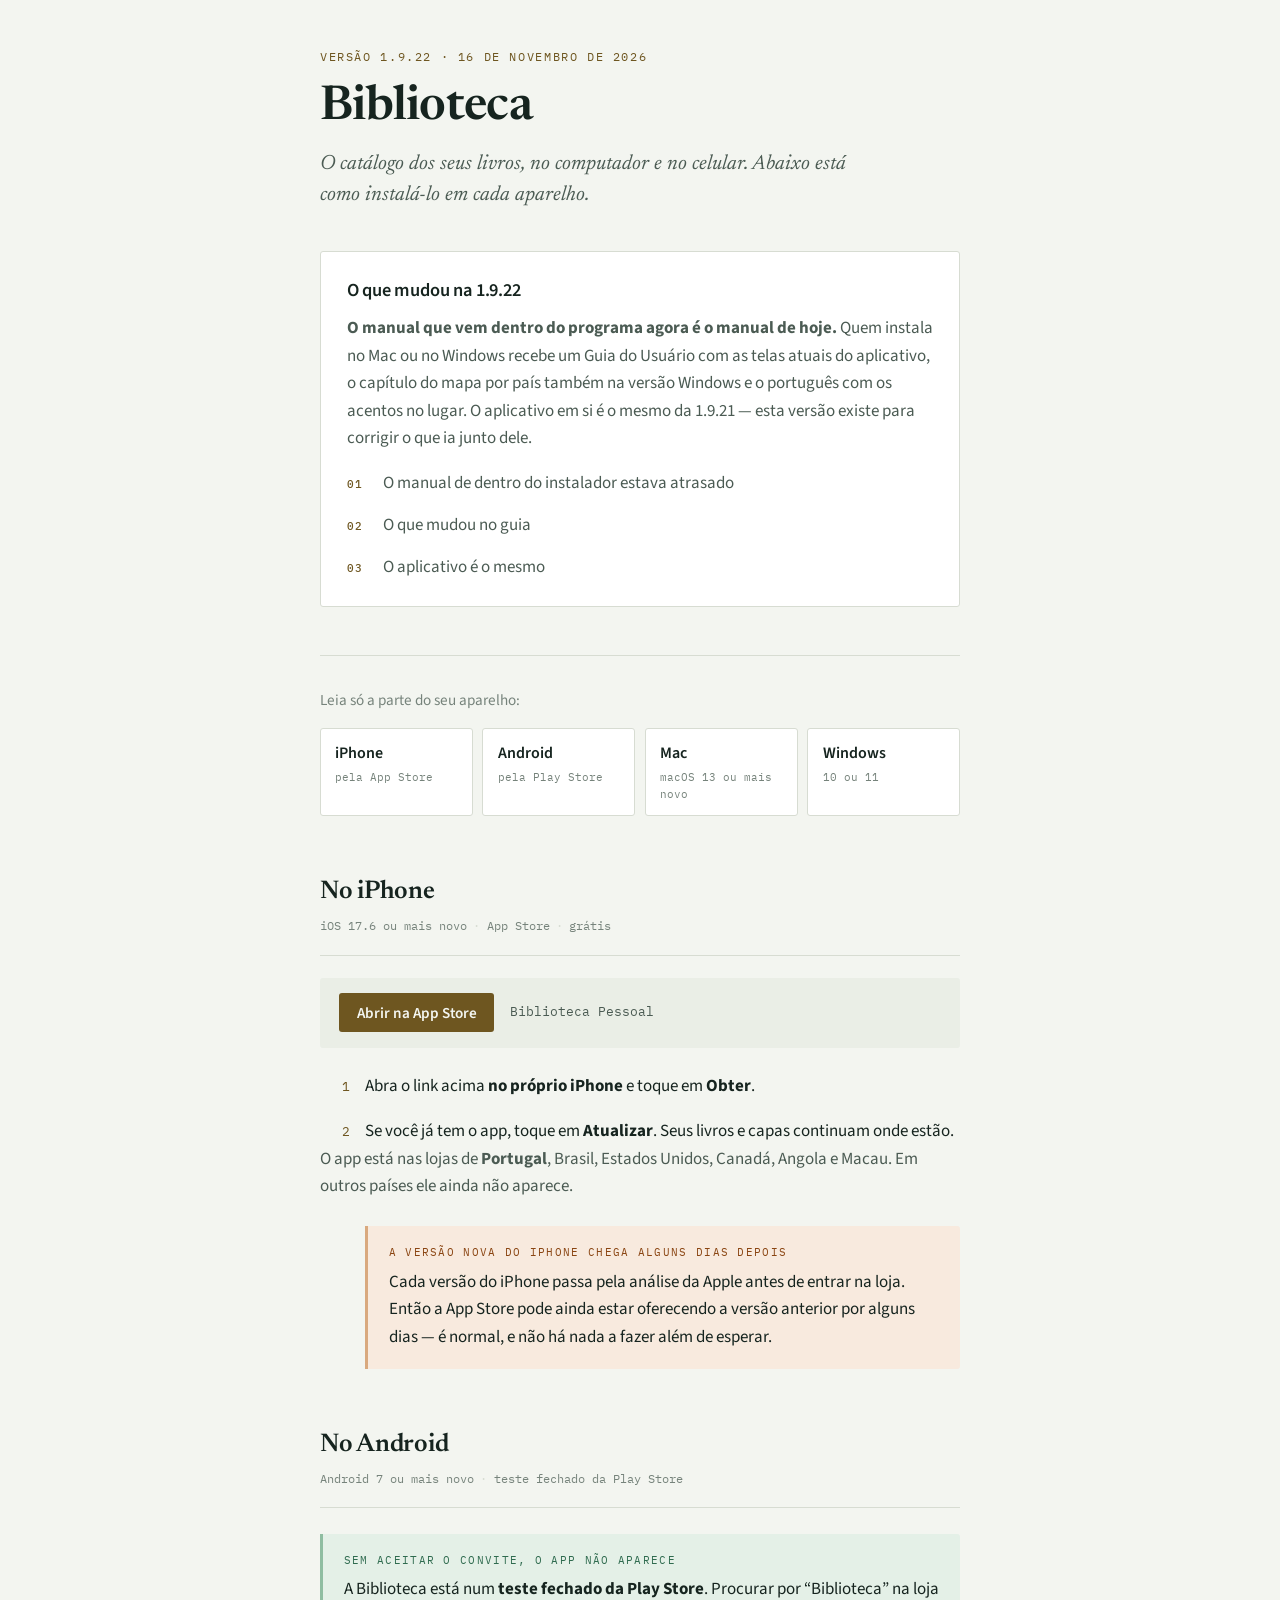
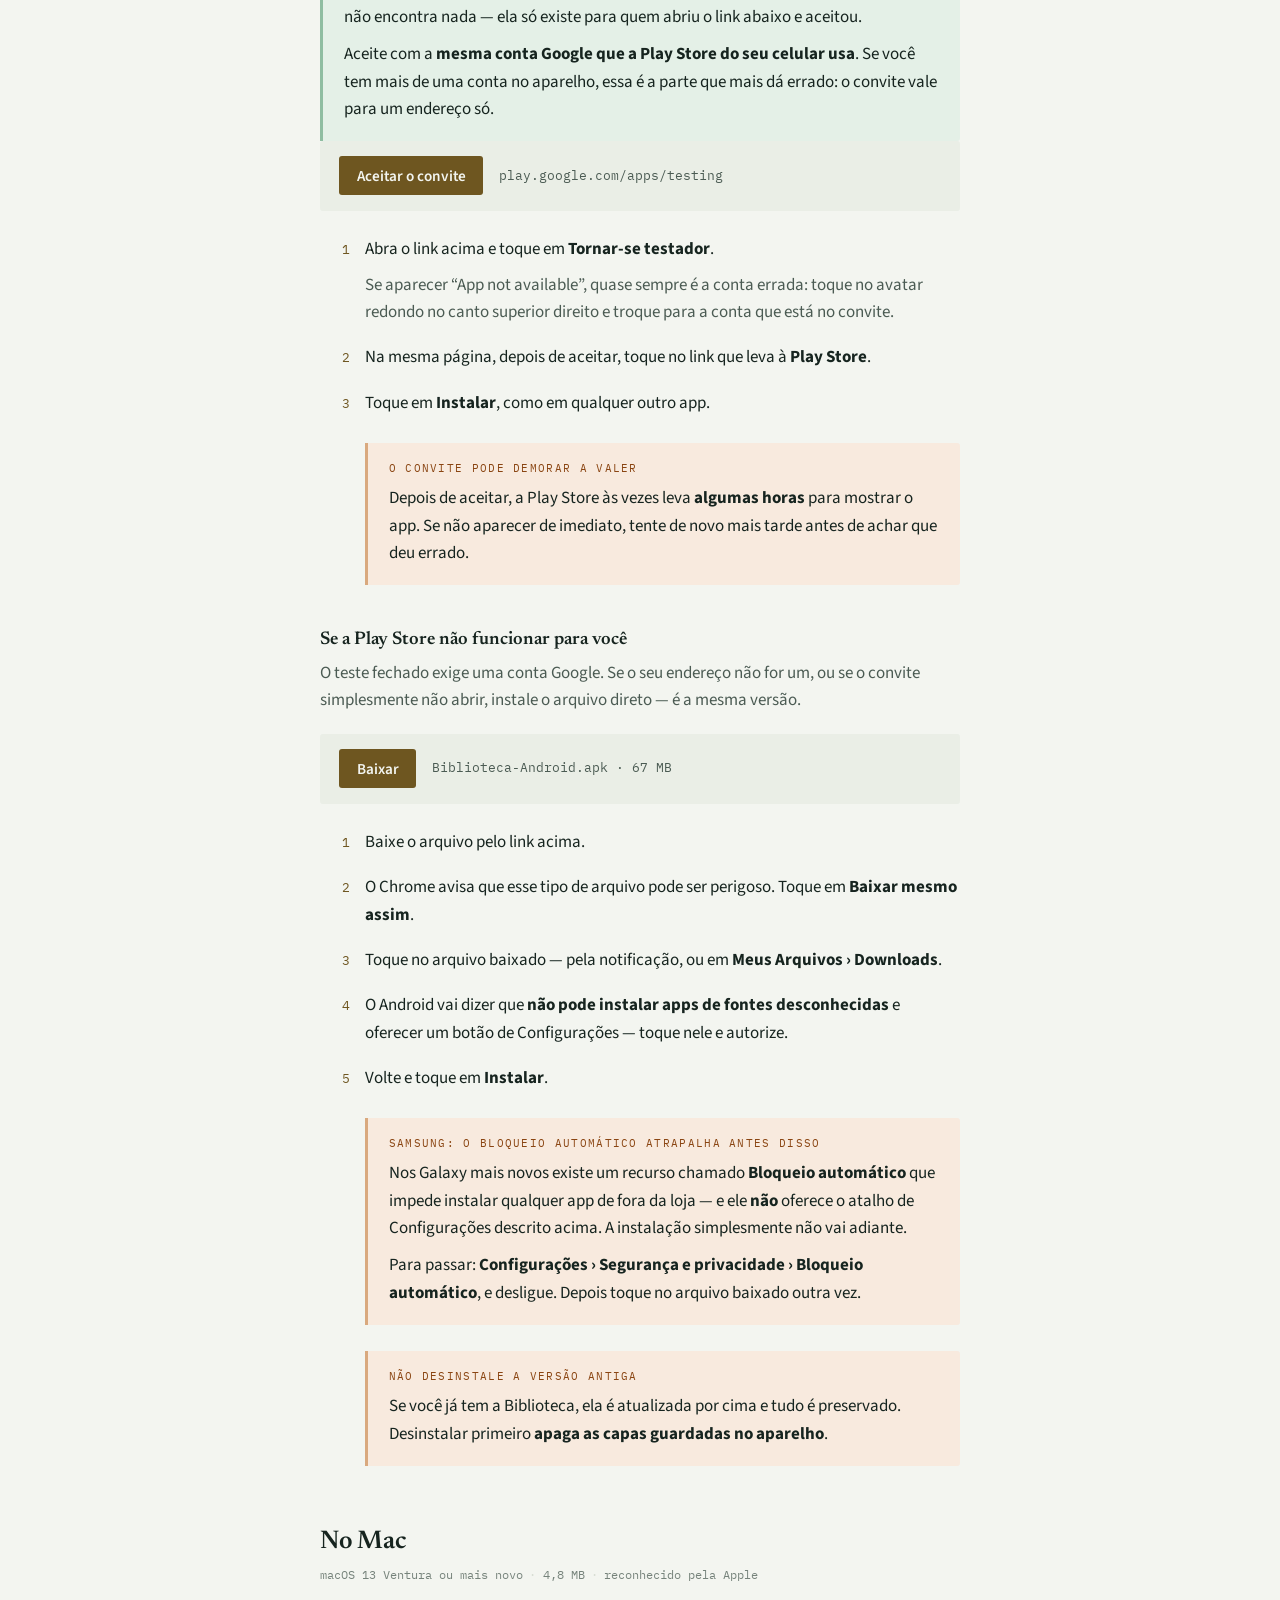
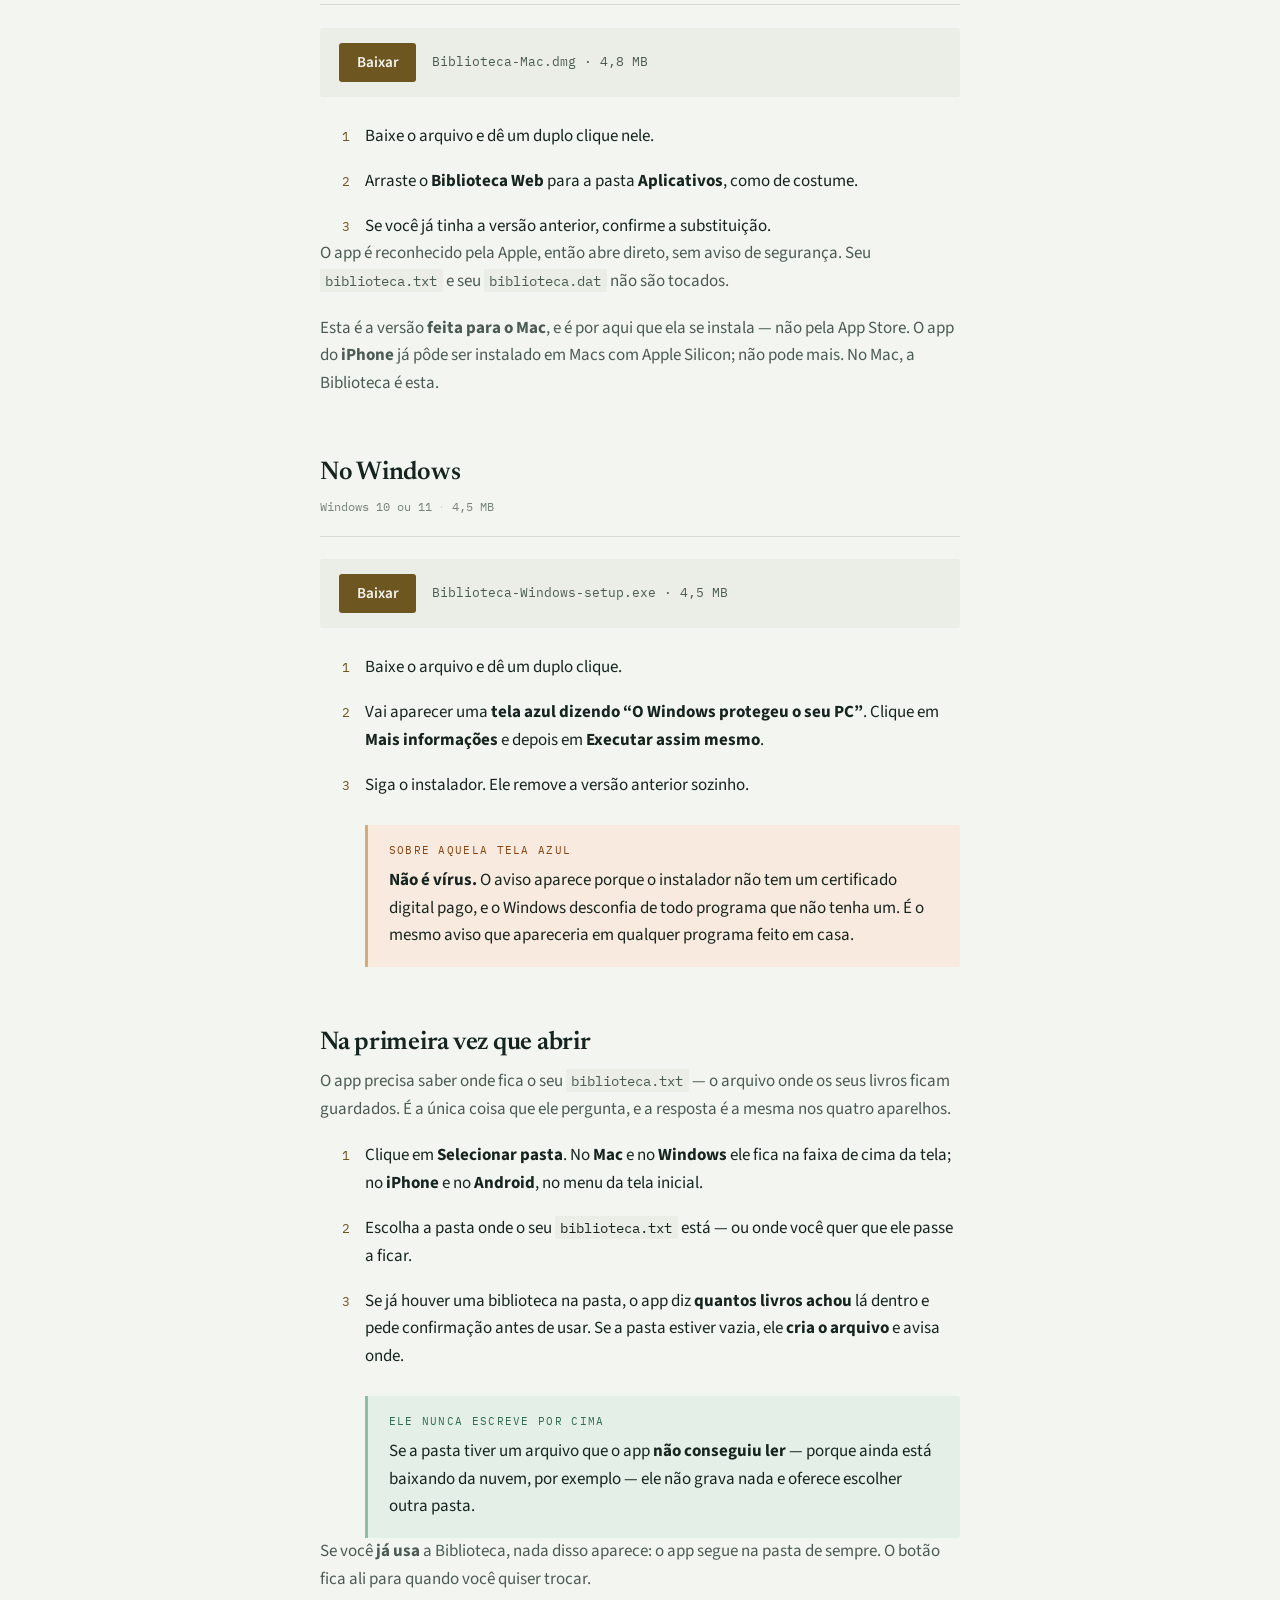
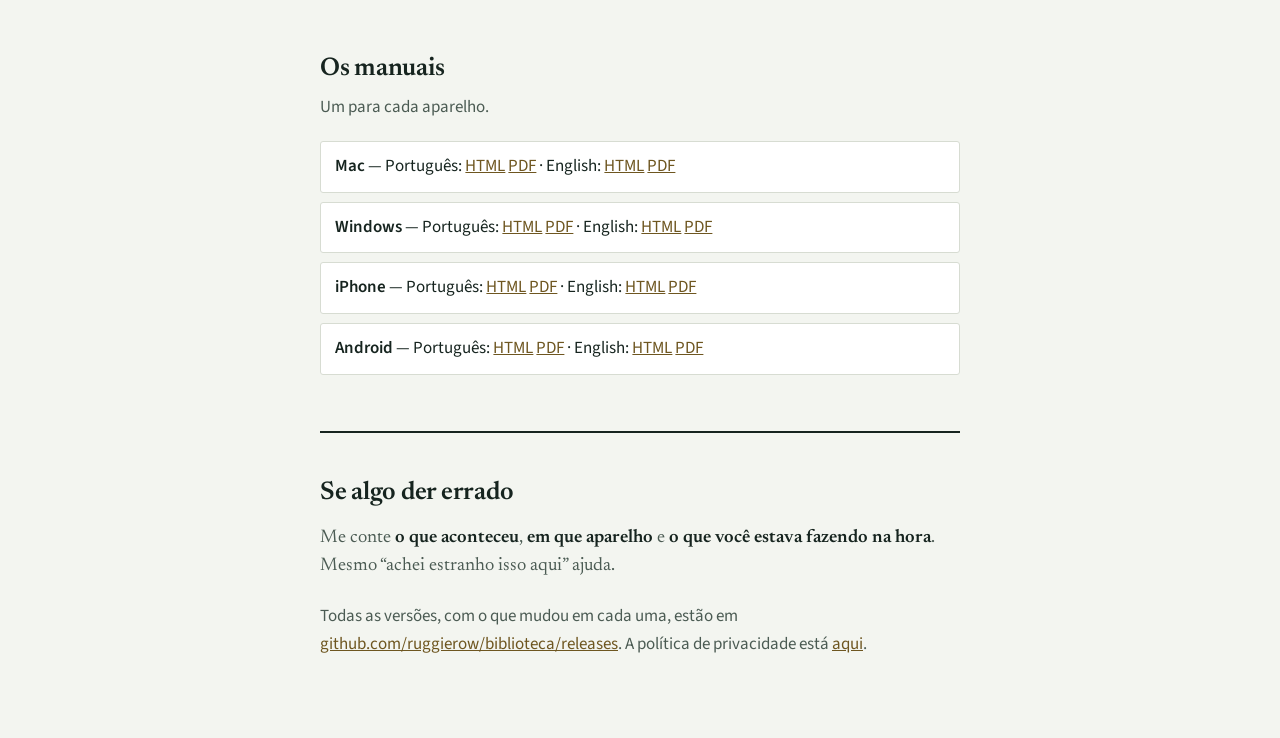
<file: docs/index.html>
<!doctype html>
<html lang="pt-BR">
<head>
<meta charset="utf-8">
<meta name="viewport" content="width=device-width,initial-scale=1">
<title>Biblioteca</title>
<meta name="description" content="Biblioteca 1.9.22 — catálogo dos seus livros no Mac, no Windows, no iPhone e no Android.">
<!-- PAGINA GERADA por bin/gerar-pagina.py. Nao edite a mao: a proxima release
     sobrescreve. Para mudar o texto das novidades, edite docs/notas-<v>.md. -->
<link rel="preconnect" href="https://fonts.googleapis.com">
<link rel="preconnect" href="https://fonts.gstatic.com" crossorigin>
<link rel="stylesheet" href="https://fonts.googleapis.com/css2?family=Newsreader:ital,opsz,wght@0,6..72,400;0,6..72,600;1,6..72,400&amp;family=Source+Sans+3:ital,wght@0,400;0,600;1,400&amp;family=IBM+Plex+Mono:wght@400;500&amp;display=swap">
<link rel="stylesheet" href="pagina.css">
</head>
<body>

<div class="folha">

  <header class="capa">
    <div class="selo">Versão 1.9.22 · 16 de novembro de 2026</div>
    <h1>Biblioteca</h1>
    <p class="subtitulo">O catálogo dos seus livros, no computador e no celular. Abaixo está como instalá-lo em cada aparelho.</p>
  </header>

  <div class="novidades">
    <h2>O que mudou na 1.9.22</h2>
    <p class="chamada"><strong>O manual que vem dentro do programa agora é o manual de hoje.</strong> Quem instala no Mac ou no Windows recebe um Guia do Usuário com as telas atuais do aplicativo, o capítulo do mapa por país também na versão Windows e o português com os acentos no lugar. O aplicativo em si é o mesmo da 1.9.21 — esta versão existe para corrigir o que ia junto dele.</p>
      <div class="novidade"><b>01</b><span>O manual de dentro do instalador estava atrasado</span></div>
      <div class="novidade"><b>02</b><span>O que mudou no guia</span></div>
      <div class="novidade"><b>03</b><span>O aplicativo é o mesmo</span></div>
  </div>

  <nav class="escolha">
    <p>Leia só a parte do seu aparelho:</p>
    <div class="atalhos">
      <a class="atalho" href="#iphone"><strong>iPhone</strong><small>pela App Store</small></a>
      <a class="atalho" href="#android"><strong>Android</strong><small>pela Play Store</small></a>
      <a class="atalho" href="#mac"><strong>Mac</strong><small>macOS 13 ou mais novo</small></a>
      <a class="atalho" href="#windows"><strong>Windows</strong><small>10 ou 11</small></a>
    </div>
  </nav>

  <section class="plataforma" id="iphone">
    <h2>No iPhone</h2>
    <div class="ficha"><span>iOS 17.6 ou mais novo</span><span>App Store</span><span>grátis</span></div>

    <div class="baixar">
      <a href="https://apps.apple.com/app/biblioteca-pessoal/id6799312712">Abrir na App Store</a>
      <span class="arquivo">Biblioteca Pessoal</span>
    </div>

    <ol class="passos">
      <li><div><p>Abra o link acima <strong>no próprio iPhone</strong> e toque em <strong>Obter</strong>.</p></div></li>
      <li><div><p>Se você já tem o app, toque em <strong>Atualizar</strong>. Seus livros e capas continuam onde estão.</p></div></li>
    </ol>

    <p class="nota">O app está nas lojas de <strong>Portugal</strong>, Brasil, Estados Unidos, Canadá, Angola e Macau. Em outros países ele ainda não aparece.</p>

    <div class="aviso">
      <span class="rotulo">A versão nova do iPhone chega alguns dias depois</span>
      <p>Cada versão do iPhone passa pela análise da Apple antes de entrar na loja. Então a App Store pode ainda estar oferecendo a versão anterior por alguns dias — é normal, e não há nada a fazer além de esperar.</p>
    </div>
  </section>

  <section class="plataforma" id="android">
    <h2>No Android</h2>
    <div class="ficha"><span>Android 7 ou mais novo</span><span>teste fechado da Play Store</span></div>

    <div class="aviso bom solto">
      <span class="rotulo">Sem aceitar o convite, o app não aparece</span>
      <p>A Biblioteca está num <strong>teste fechado da Play Store</strong>. Procurar por “Biblioteca” na loja não encontra nada — ela só existe para quem abriu o link abaixo e aceitou.</p>
      <p>Aceite com a <strong>mesma conta Google que a Play Store do seu celular usa</strong>. Se você tem mais de uma conta no aparelho, essa é a parte que mais dá errado: o convite vale para um endereço só.</p>
    </div>

    <div class="baixar">
      <a href="https://play.google.com/apps/testing/com.wilson.biblioteca.biblioteca">Aceitar o convite</a>
      <span class="arquivo">play.google.com/apps/testing</span>
    </div>

    <ol class="passos">
      <li><div>
        <p>Abra o link acima e toque em <strong>Tornar-se testador</strong>.</p>
        <p>Se aparecer “App not available”, quase sempre é a conta errada: toque no avatar redondo no canto superior direito e troque para a conta que está no convite.</p>
      </div></li>
      <li><div><p>Na mesma página, depois de aceitar, toque no link que leva à <strong>Play Store</strong>.</p></div></li>
      <li><div><p>Toque em <strong>Instalar</strong>, como em qualquer outro app.</p></div></li>
    </ol>

    <div class="aviso">
      <span class="rotulo">O convite pode demorar a valer</span>
      <p>Depois de aceitar, a Play Store às vezes leva <strong>algumas horas</strong> para mostrar o app. Se não aparecer de imediato, tente de novo mais tarde antes de achar que deu errado.</p>
    </div>

    <h3>Se a Play Store não funcionar para você</h3>
    <p class="nota">O teste fechado exige uma conta Google. Se o seu endereço não for um, ou se o convite simplesmente não abrir, instale o arquivo direto — é a mesma versão.</p>

    <div class="baixar">
      <a href="https://github.com/ruggierow/biblioteca/releases/latest/download/Biblioteca-Android.apk">Baixar</a>
      <span class="arquivo">Biblioteca-Android.apk · 67 MB</span>
    </div>

    <ol class="passos">
      <li><div><p>Baixe o arquivo pelo link acima.</p></div></li>
      <li><div><p>O Chrome avisa que esse tipo de arquivo pode ser perigoso. Toque em <strong>Baixar mesmo assim</strong>.</p></div></li>
      <li><div><p>Toque no arquivo baixado — pela notificação, ou em <strong>Meus Arquivos › Downloads</strong>.</p></div></li>
      <li><div><p>O Android vai dizer que <strong>não pode instalar apps de fontes desconhecidas</strong> e oferecer um botão de Configurações — toque nele e autorize.</p></div></li>
      <li><div><p>Volte e toque em <strong>Instalar</strong>.</p></div></li>
    </ol>

    <div class="aviso">
      <span class="rotulo">Samsung: o Bloqueio automático atrapalha antes disso</span>
      <p>Nos Galaxy mais novos existe um recurso chamado <strong>Bloqueio automático</strong> que impede instalar qualquer app de fora da loja — e ele <strong>não</strong> oferece o atalho de Configurações descrito acima. A instalação simplesmente não vai adiante.</p>
      <p>Para passar: <strong>Configurações › Segurança e privacidade › Bloqueio automático</strong>, e desligue. Depois toque no arquivo baixado outra vez.</p>
    </div>

    <div class="aviso">
      <span class="rotulo">Não desinstale a versão antiga</span>
      <p>Se você já tem a Biblioteca, ela é atualizada por cima e tudo é preservado. Desinstalar primeiro <strong>apaga as capas guardadas no aparelho</strong>.</p>
    </div>
  </section>

  <section class="plataforma" id="mac">
    <h2>No Mac</h2>
    <div class="ficha"><span>macOS 13 Ventura ou mais novo</span><span>4,8 MB</span><span>reconhecido pela Apple</span></div>

    <div class="baixar">
      <a href="https://github.com/ruggierow/biblioteca/releases/latest/download/Biblioteca-Mac.dmg">Baixar</a>
      <span class="arquivo">Biblioteca-Mac.dmg · 4,8 MB</span>
    </div>

    <ol class="passos">
      <li><div><p>Baixe o arquivo e dê um duplo clique nele.</p></div></li>
      <li><div><p>Arraste o <strong>Biblioteca Web</strong> para a pasta <strong>Aplicativos</strong>, como de costume.</p></div></li>
      <li><div><p>Se você já tinha a versão anterior, confirme a substituição.</p></div></li>
    </ol>

    <p class="nota">O app é reconhecido pela Apple, então abre direto, sem aviso de segurança. Seu <code>biblioteca.txt</code> e seu <code>biblioteca.dat</code> não são tocados.</p>

    <p class="nota">Esta é a versão <strong>feita para o Mac</strong>, e é por aqui que ela se instala — não pela App Store. O app do <strong>iPhone</strong> já pôde ser instalado em Macs com Apple Silicon; não pode mais. No Mac, a Biblioteca é esta.</p>
  </section>

  <section class="plataforma" id="windows">
    <h2>No Windows</h2>
    <div class="ficha"><span>Windows 10 ou 11</span><span>4,5 MB</span></div>

    <div class="baixar">
      <a href="https://github.com/ruggierow/biblioteca/releases/latest/download/Biblioteca-Windows-setup.exe">Baixar</a>
      <span class="arquivo">Biblioteca-Windows-setup.exe · 4,5 MB</span>
    </div>

    <ol class="passos">
      <li><div><p>Baixe o arquivo e dê um duplo clique.</p></div></li>
      <li><div><p>Vai aparecer uma <strong>tela azul dizendo “O Windows protegeu o seu PC”</strong>. Clique em <strong>Mais informações</strong> e depois em <strong>Executar assim mesmo</strong>.</p></div></li>
      <li><div><p>Siga o instalador. Ele remove a versão anterior sozinho.</p></div></li>
    </ol>

    <div class="aviso">
      <span class="rotulo">Sobre aquela tela azul</span>
      <p><strong>Não é vírus.</strong> O aviso aparece porque o instalador não tem um certificado digital pago, e o Windows desconfia de todo programa que não tenha um. É o mesmo aviso que apareceria em qualquer programa feito em casa.</p>
    </div>
  </section>

  <section class="plataforma" id="primeira-vez">
    <h2>Na primeira vez que abrir</h2>
    <p class="nota">O app precisa saber onde fica o seu <code>biblioteca.txt</code> — o arquivo onde os seus livros ficam guardados. É a única coisa que ele pergunta, e a resposta é a mesma nos quatro aparelhos.</p>

    <ol class="passos">
      <li><div><p>Clique em <strong>Selecionar pasta</strong>. No <strong>Mac</strong> e no <strong>Windows</strong> ele fica na faixa de cima da tela; no <strong>iPhone</strong> e no <strong>Android</strong>, no menu da tela inicial.</p></div></li>
      <li><div><p>Escolha a pasta onde o seu <code>biblioteca.txt</code> está — ou onde você quer que ele passe a ficar.</p></div></li>
      <li><div><p>Se já houver uma biblioteca na pasta, o app diz <strong>quantos livros achou</strong> lá dentro e pede confirmação antes de usar. Se a pasta estiver vazia, ele <strong>cria o arquivo</strong> e avisa onde.</p></div></li>
    </ol>

    <div class="aviso bom">
      <span class="rotulo">Ele nunca escreve por cima</span>
      <p>Se a pasta tiver um arquivo que o app <strong>não conseguiu ler</strong> — porque ainda está baixando da nuvem, por exemplo — ele não grava nada e oferece escolher outra pasta.</p>
    </div>

    <p class="nota">Se você <strong>já usa</strong> a Biblioteca, nada disso aparece: o app segue na pasta de sempre. O botão fica ali para quando você quiser trocar.</p>
  </section>

  <section class="manuais">
    <h2>Os manuais</h2>
    <p class="nota">Um para cada aparelho.</p>
    <ul class="lista-manuais">
      <li><strong>Mac</strong> — Português: <a href="manual-mac.html">HTML</a> <a href="manual-mac.pdf">PDF</a> · English: <a href="manual-mac-en.html">HTML</a> <a href="manual-mac-en.pdf">PDF</a></li>
      <li><strong>Windows</strong> — Português: <a href="manual-windows.html">HTML</a> <a href="manual-windows.pdf">PDF</a> · English: <a href="manual-windows-en.html">HTML</a> <a href="manual-windows-en.pdf">PDF</a></li>
      <li><strong>iPhone</strong> — Português: <a href="manual-ios.html">HTML</a> <a href="manual-ios.pdf">PDF</a> · English: <a href="manual-ios-en.html">HTML</a> <a href="manual-ios-en.pdf">PDF</a></li>
      <li><strong>Android</strong> — Português: <a href="manual-android.html">HTML</a> <a href="manual-android.pdf">PDF</a> · English: <a href="manual-android-en.html">HTML</a> <a href="manual-android-en.pdf">PDF</a></li>
    </ul>
  </section>

  <section class="fecho-secao">
    <h2>Se algo der errado</h2>
    <p class="fecho">Me conte <strong>o que aconteceu</strong>, <strong>em que aparelho</strong> e <strong>o que você estava fazendo na hora</strong>. Mesmo “achei estranho isso aqui” ajuda.</p>
    <p class="nota">Todas as versões, com o que mudou em cada uma, estão em <a href="https://github.com/ruggierow/biblioteca/releases">github.com/ruggierow/biblioteca/releases</a>. A política de privacidade está <a href="privacidade.html">aqui</a>.</p>
  </section>

</div>

</body>
</html>
</file>
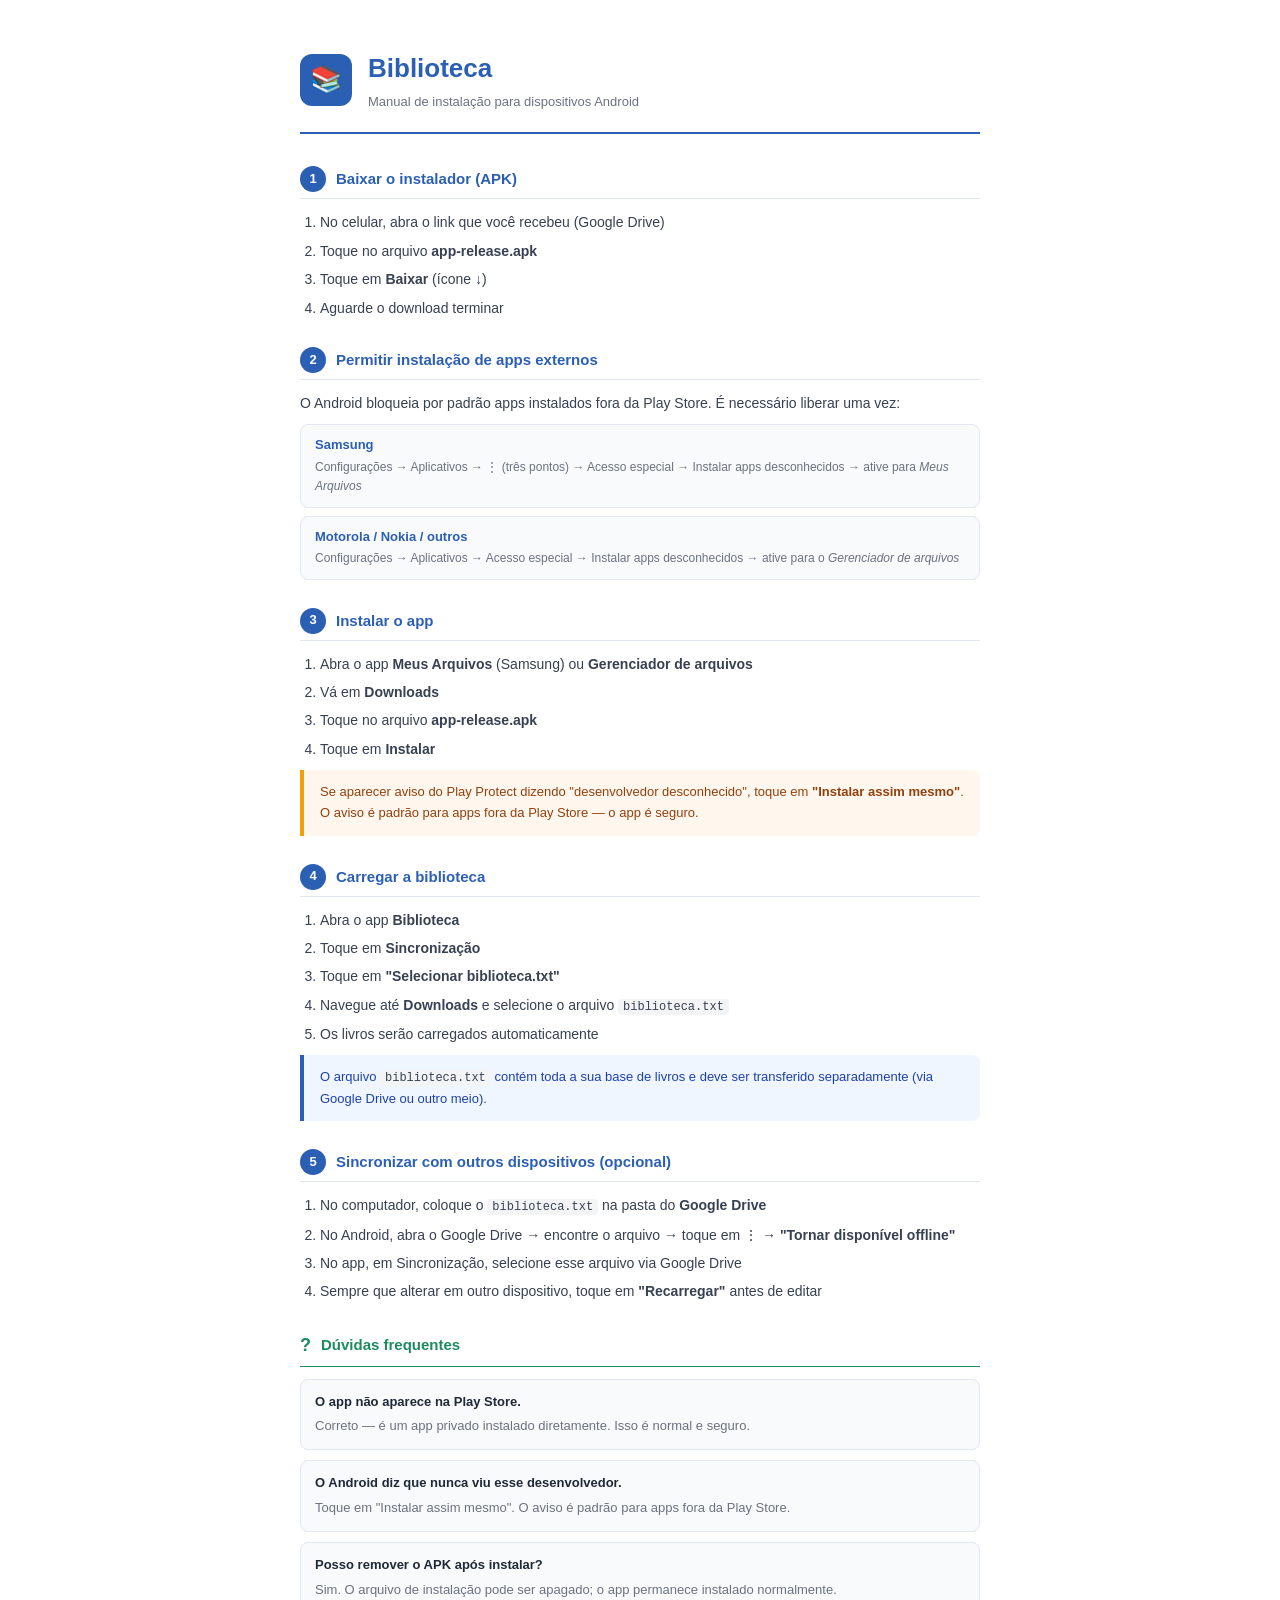
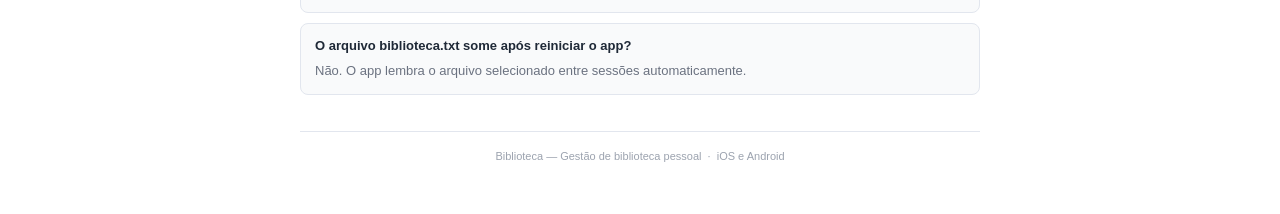
<file: docs/manual_android.html>
<!DOCTYPE html>
<html lang="pt-BR">
<head>
<meta charset="UTF-8">
<meta name="viewport" content="width=device-width, initial-scale=1.0">
<title>Biblioteca — Instalação no Android</title>
<style>
  * { margin: 0; padding: 0; box-sizing: border-box; }
  body {
    font-family: -apple-system, 'Helvetica Neue', Arial, sans-serif;
    font-size: 14px;
    line-height: 1.6;
    color: #1F2937;
    background: #fff;
    padding: 48px 60px;
    max-width: 800px;
    margin: 0 auto;
  }

  /* Cabeçalho */
  .header {
    display: flex;
    align-items: center;
    gap: 16px;
    margin-bottom: 32px;
    padding-bottom: 20px;
    border-bottom: 2px solid #2B5FB3;
  }
  .header-icon {
    width: 52px; height: 52px;
    background: #2B5FB3;
    border-radius: 12px;
    display: flex; align-items: center; justify-content: center;
    font-size: 26px;
  }
  .header h1 {
    font-size: 26px;
    font-weight: 700;
    color: #2B5FB3;
  }
  .header p {
    font-size: 13px;
    color: #6B7280;
    margin-top: 2px;
  }

  /* Seções */
  .secao {
    margin-bottom: 28px;
  }
  .secao-titulo {
    display: flex;
    align-items: center;
    gap: 10px;
    font-size: 15px;
    font-weight: 700;
    color: #2B5FB3;
    margin-bottom: 12px;
    padding-bottom: 6px;
    border-bottom: 1px solid #E2E6EE;
  }
  .passo-numero {
    width: 26px; height: 26px;
    background: #2B5FB3;
    color: white;
    border-radius: 50%;
    display: inline-flex;
    align-items: center;
    justify-content: center;
    font-size: 13px;
    font-weight: 700;
    flex-shrink: 0;
  }

  /* Lista de passos */
  ol, ul {
    padding-left: 20px;
  }
  ol li, ul li {
    margin-bottom: 6px;
    color: #374151;
  }
  ul li { list-style: disc; }

  /* Caixa de info */
  .info-box {
    background: #EFF6FF;
    border-left: 4px solid #2B5FB3;
    border-radius: 0 8px 8px 0;
    padding: 12px 16px;
    margin: 10px 0;
    font-size: 13px;
    color: #1e40af;
  }
  .warn-box {
    background: #FFF7ED;
    border-left: 4px solid #F59E0B;
    border-radius: 0 8px 8px 0;
    padding: 12px 16px;
    margin: 10px 0;
    font-size: 13px;
    color: #92400e;
  }

  /* Dispositivos */
  .dispositivos {
    display: flex;
    flex-direction: column;
    gap: 8px;
    margin: 10px 0;
  }
  .dispositivo {
    background: #F9FAFB;
    border: 1px solid #E2E6EE;
    border-radius: 8px;
    padding: 10px 14px;
    font-size: 13px;
  }
  .dispositivo strong {
    color: #2B5FB3;
  }
  .dispositivo .path {
    color: #6B7280;
    font-size: 12px;
    margin-top: 2px;
  }

  /* FAQ */
  .faq-item {
    background: #F9FAFB;
    border: 1px solid #E2E6EE;
    border-radius: 8px;
    padding: 12px 14px;
    margin-bottom: 10px;
  }
  .faq-pergunta {
    font-weight: 600;
    color: #1F2937;
    margin-bottom: 4px;
    font-size: 13px;
  }
  .faq-resposta {
    color: #6B7280;
    font-size: 13px;
  }

  /* Rodapé */
  .rodape {
    margin-top: 36px;
    padding-top: 16px;
    border-top: 1px solid #E2E6EE;
    text-align: center;
    font-size: 11px;
    color: #9CA3AF;
  }

  code {
    background: #F3F4F6;
    padding: 1px 5px;
    border-radius: 4px;
    font-family: 'Courier New', monospace;
    font-size: 12px;
    color: #374151;
  }

  @media print {
    body { padding: 32px 48px; }
    .secao { page-break-inside: avoid; }
  }
</style>
</head>
<body>

<div class="header">
  <div class="header-icon">📚</div>
  <div>
    <h1>Biblioteca</h1>
    <p>Manual de instalação para dispositivos Android</p>
  </div>
</div>

<!-- Passo 1 -->
<div class="secao">
  <div class="secao-titulo">
    <span class="passo-numero">1</span>
    Baixar o instalador (APK)
  </div>
  <ol>
    <li>No celular, abra o link que você recebeu (Google Drive)</li>
    <li>Toque no arquivo <strong>app-release.apk</strong></li>
    <li>Toque em <strong>Baixar</strong> (ícone ↓)</li>
    <li>Aguarde o download terminar</li>
  </ol>
</div>

<!-- Passo 2 -->
<div class="secao">
  <div class="secao-titulo">
    <span class="passo-numero">2</span>
    Permitir instalação de apps externos
  </div>
  <p style="margin-bottom:10px; color:#374151;">O Android bloqueia por padrão apps instalados fora da Play Store. É necessário liberar uma vez:</p>
  <div class="dispositivos">
    <div class="dispositivo">
      <strong>Samsung</strong>
      <div class="path">Configurações → Aplicativos → ⋮ (três pontos) → Acesso especial → Instalar apps desconhecidos → ative para <em>Meus Arquivos</em></div>
    </div>
    <div class="dispositivo">
      <strong>Motorola / Nokia / outros</strong>
      <div class="path">Configurações → Aplicativos → Acesso especial → Instalar apps desconhecidos → ative para o <em>Gerenciador de arquivos</em></div>
    </div>
  </div>
</div>

<!-- Passo 3 -->
<div class="secao">
  <div class="secao-titulo">
    <span class="passo-numero">3</span>
    Instalar o app
  </div>
  <ol>
    <li>Abra o app <strong>Meus Arquivos</strong> (Samsung) ou <strong>Gerenciador de arquivos</strong></li>
    <li>Vá em <strong>Downloads</strong></li>
    <li>Toque no arquivo <strong>app-release.apk</strong></li>
    <li>Toque em <strong>Instalar</strong></li>
  </ol>
  <div class="warn-box">
    Se aparecer aviso do Play Protect dizendo "desenvolvedor desconhecido", toque em <strong>"Instalar assim mesmo"</strong>. O aviso é padrão para apps fora da Play Store — o app é seguro.
  </div>
</div>

<!-- Passo 4 -->
<div class="secao">
  <div class="secao-titulo">
    <span class="passo-numero">4</span>
    Carregar a biblioteca
  </div>
  <ol>
    <li>Abra o app <strong>Biblioteca</strong></li>
    <li>Toque em <strong>Sincronização</strong></li>
    <li>Toque em <strong>"Selecionar biblioteca.txt"</strong></li>
    <li>Navegue até <strong>Downloads</strong> e selecione o arquivo <code>biblioteca.txt</code></li>
    <li>Os livros serão carregados automaticamente</li>
  </ol>
  <div class="info-box">
    O arquivo <code>biblioteca.txt</code> contém toda a sua base de livros e deve ser transferido separadamente (via Google Drive ou outro meio).
  </div>
</div>

<!-- Passo 5 -->
<div class="secao">
  <div class="secao-titulo">
    <span class="passo-numero">5</span>
    Sincronizar com outros dispositivos (opcional)
  </div>
  <ol>
    <li>No computador, coloque o <code>biblioteca.txt</code> na pasta do <strong>Google Drive</strong></li>
    <li>No Android, abra o Google Drive → encontre o arquivo → toque em ⋮ → <strong>"Tornar disponível offline"</strong></li>
    <li>No app, em Sincronização, selecione esse arquivo via Google Drive</li>
    <li>Sempre que alterar em outro dispositivo, toque em <strong>"Recarregar"</strong> antes de editar</li>
  </ol>
</div>

<!-- FAQ -->
<div class="secao">
  <div class="secao-titulo" style="color:#1E8A5F; border-color:#1E8A5F;">
    <span style="font-size:18px;">?</span>
    Dúvidas frequentes
  </div>
  <div class="faq-item">
    <div class="faq-pergunta">O app não aparece na Play Store.</div>
    <div class="faq-resposta">Correto — é um app privado instalado diretamente. Isso é normal e seguro.</div>
  </div>
  <div class="faq-item">
    <div class="faq-pergunta">O Android diz que nunca viu esse desenvolvedor.</div>
    <div class="faq-resposta">Toque em "Instalar assim mesmo". O aviso é padrão para apps fora da Play Store.</div>
  </div>
  <div class="faq-item">
    <div class="faq-pergunta">Posso remover o APK após instalar?</div>
    <div class="faq-resposta">Sim. O arquivo de instalação pode ser apagado; o app permanece instalado normalmente.</div>
  </div>
  <div class="faq-item">
    <div class="faq-pergunta">O arquivo biblioteca.txt some após reiniciar o app?</div>
    <div class="faq-resposta">Não. O app lembra o arquivo selecionado entre sessões automaticamente.</div>
  </div>
</div>

<div class="rodape">
  Biblioteca — Gestão de biblioteca pessoal &nbsp;·&nbsp; iOS e Android
</div>

</body>
</html>
</file>
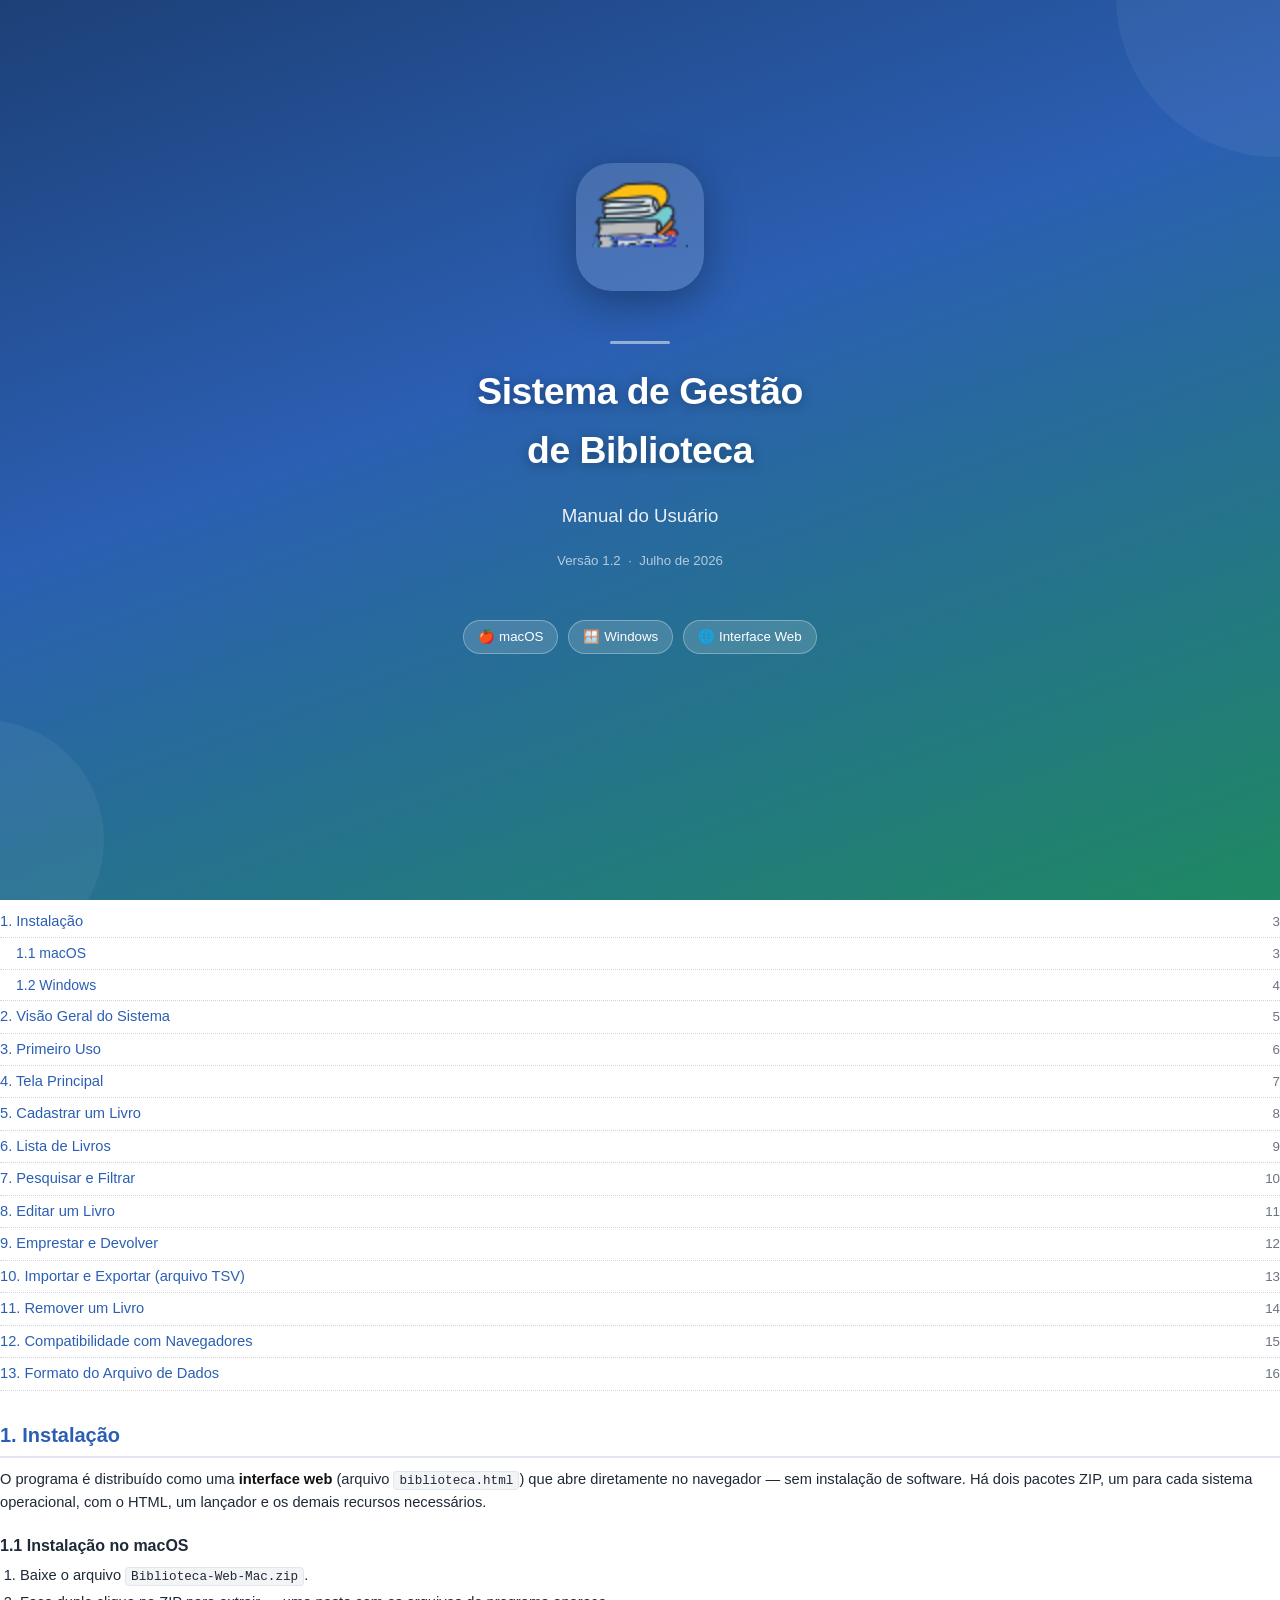
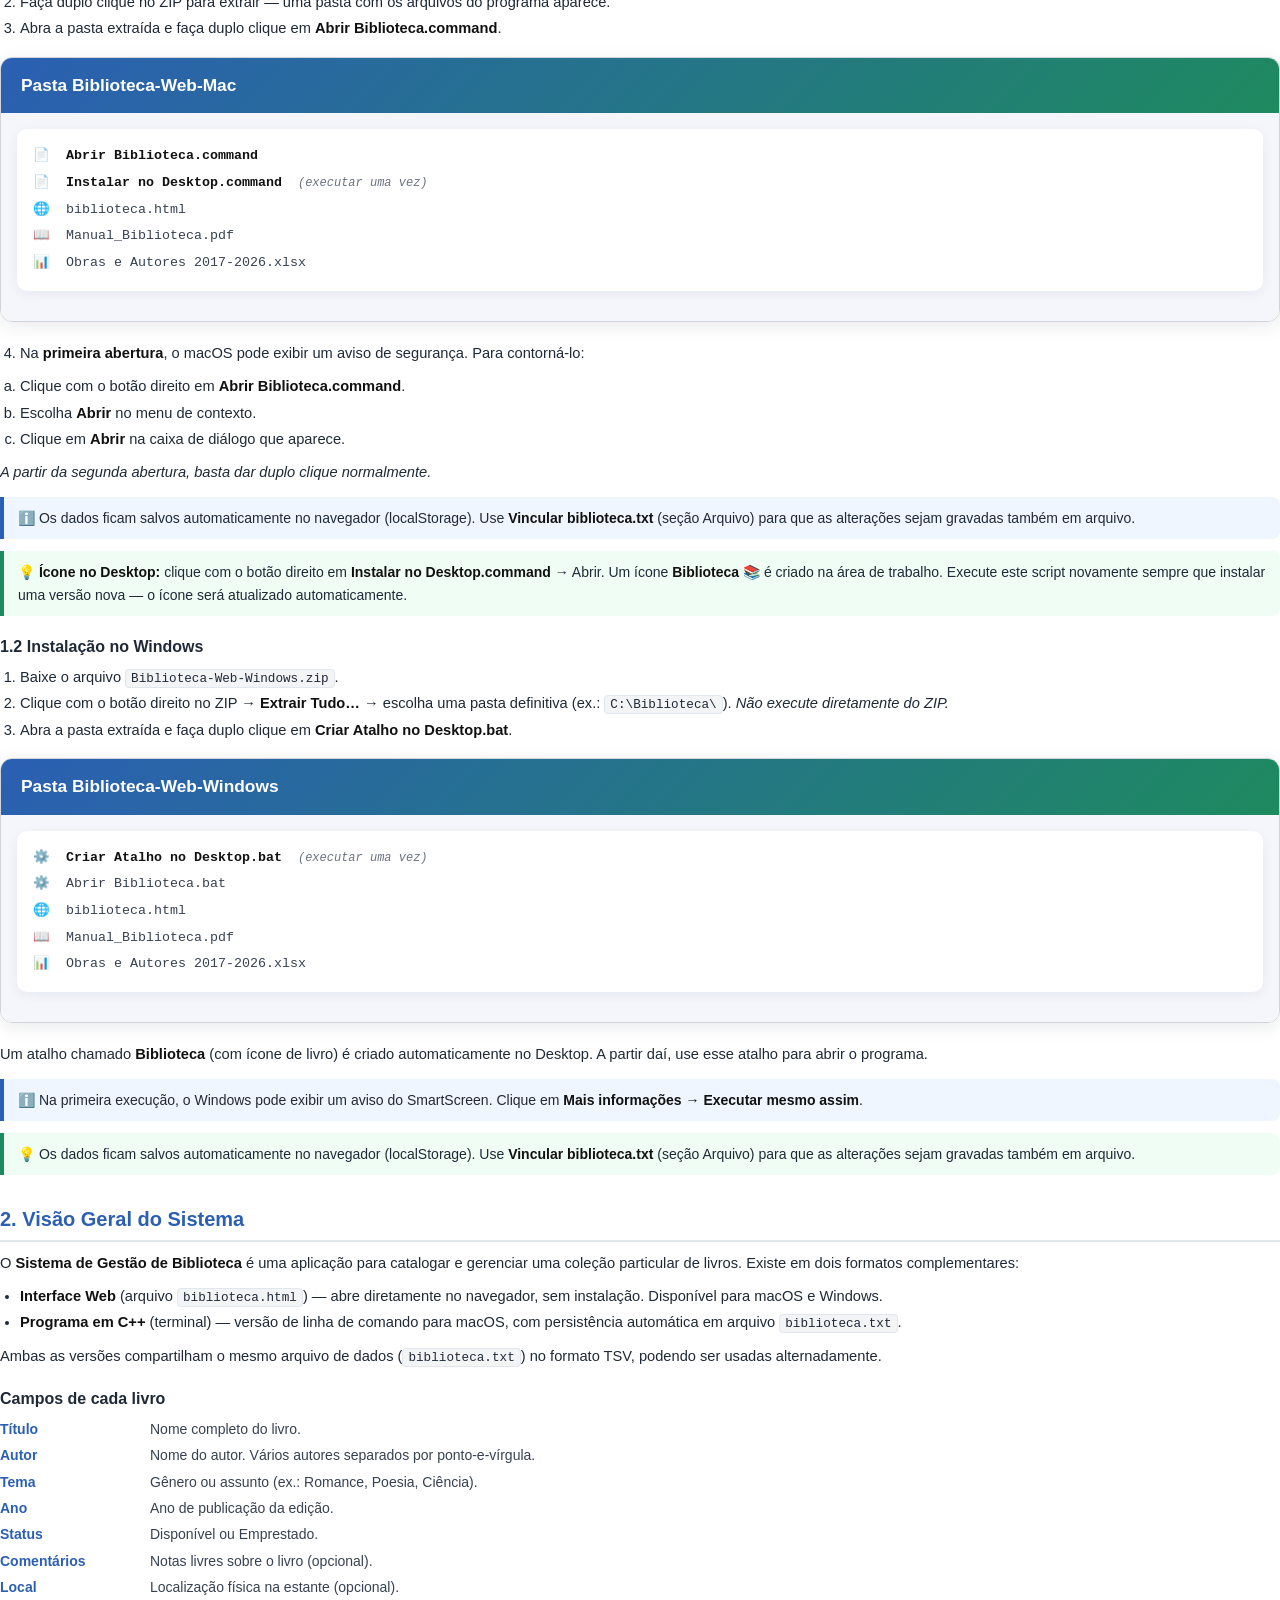
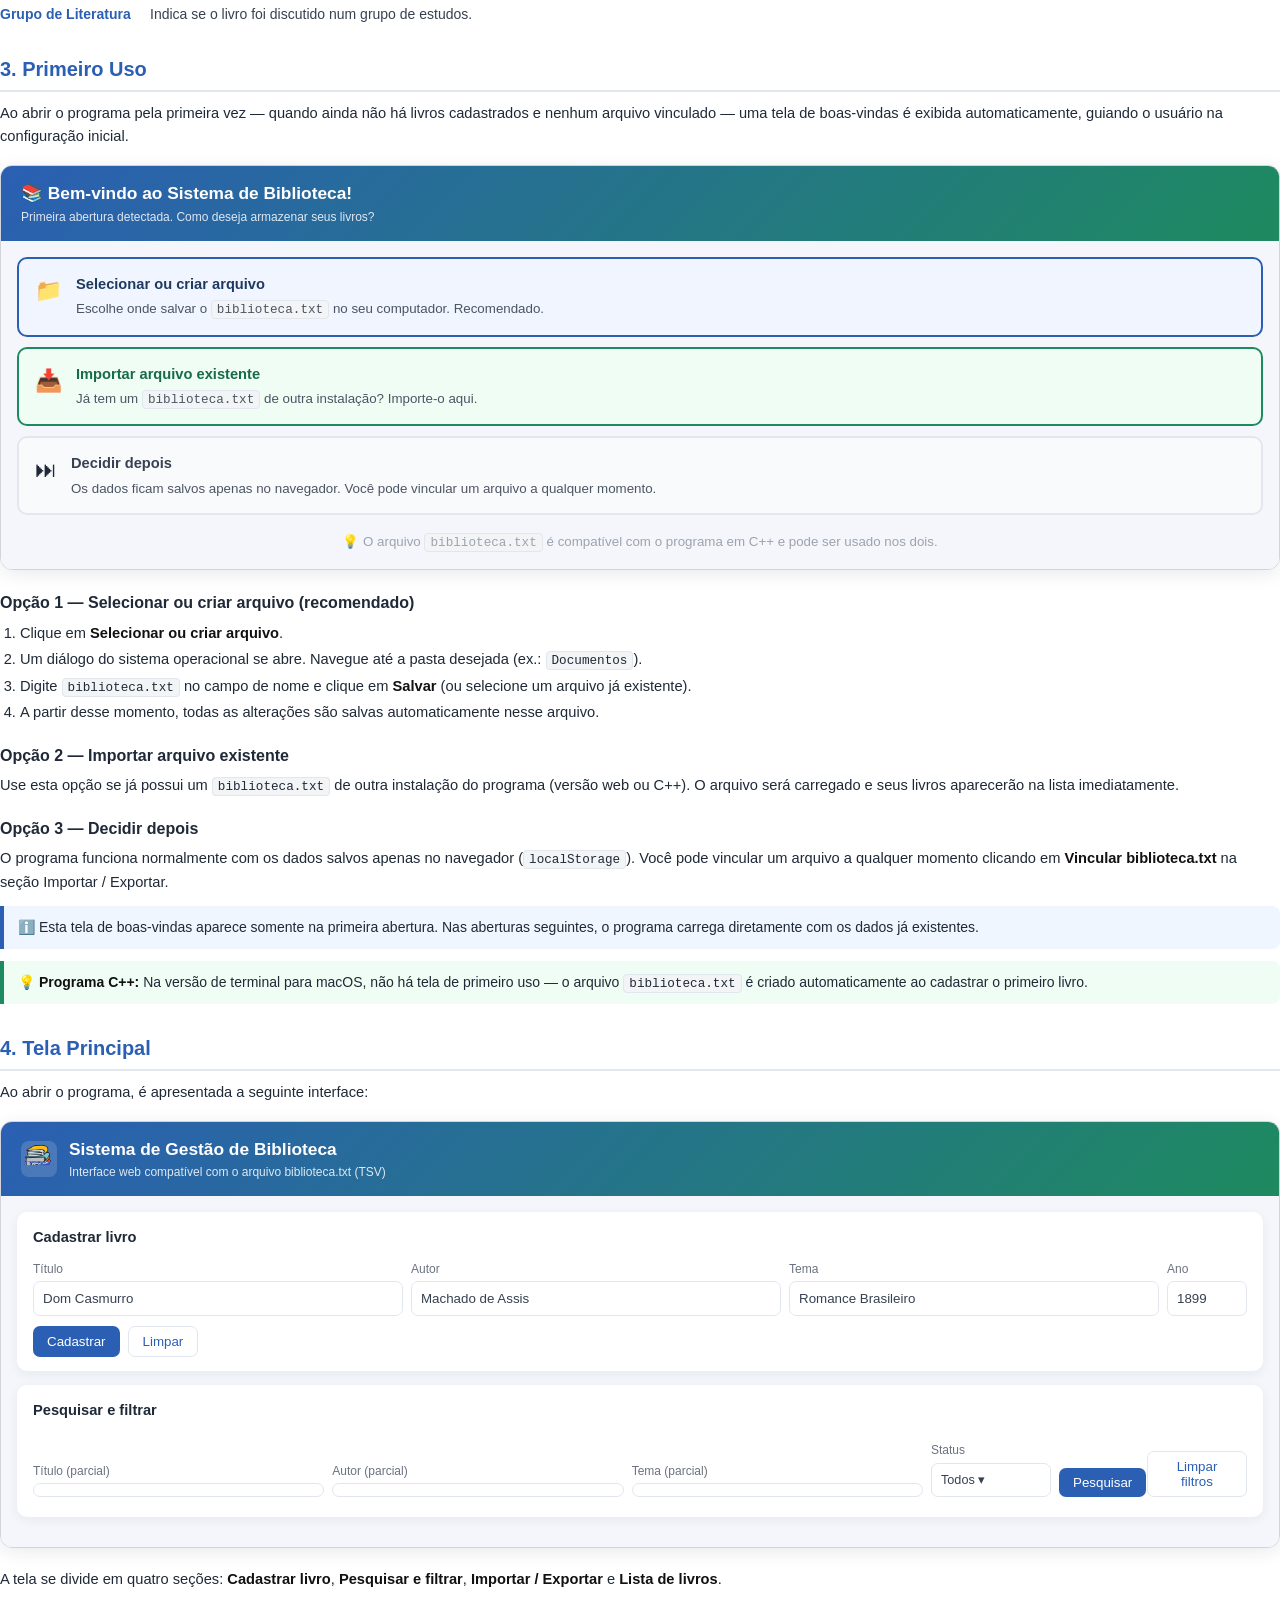
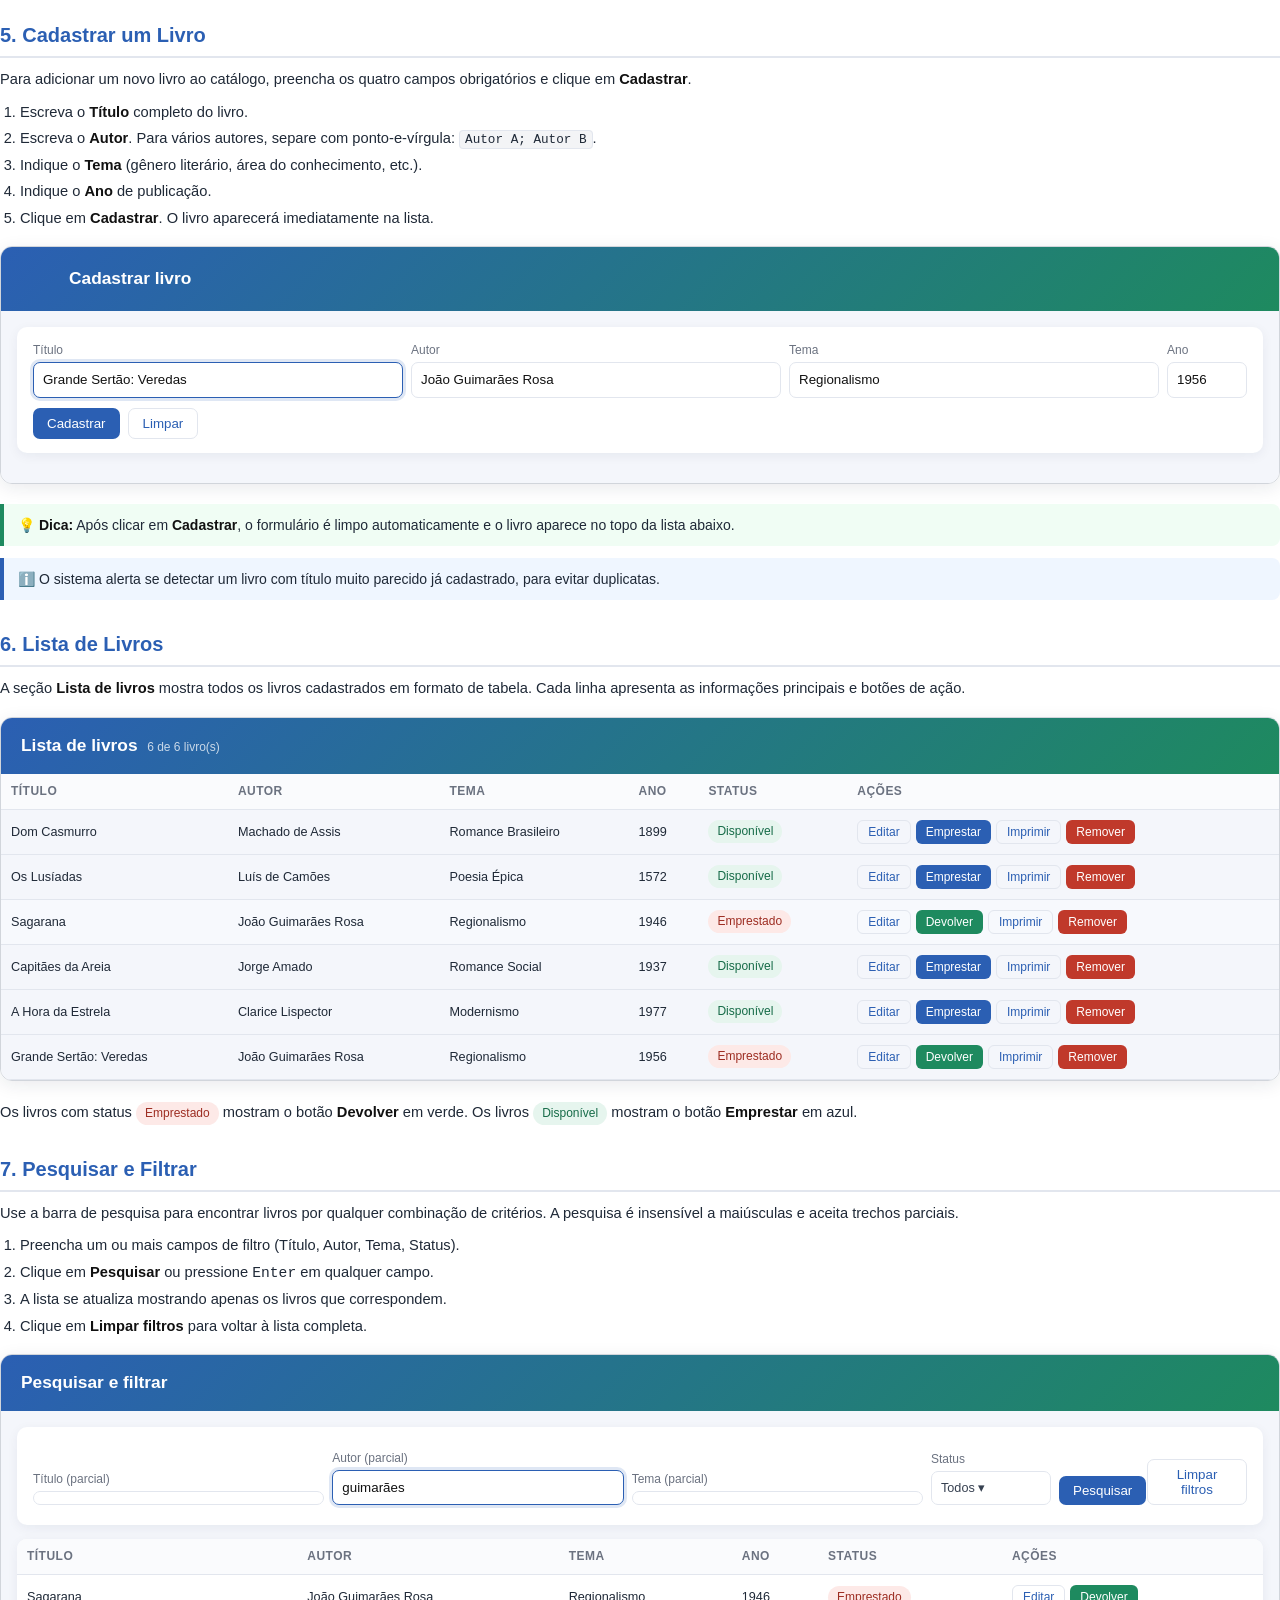
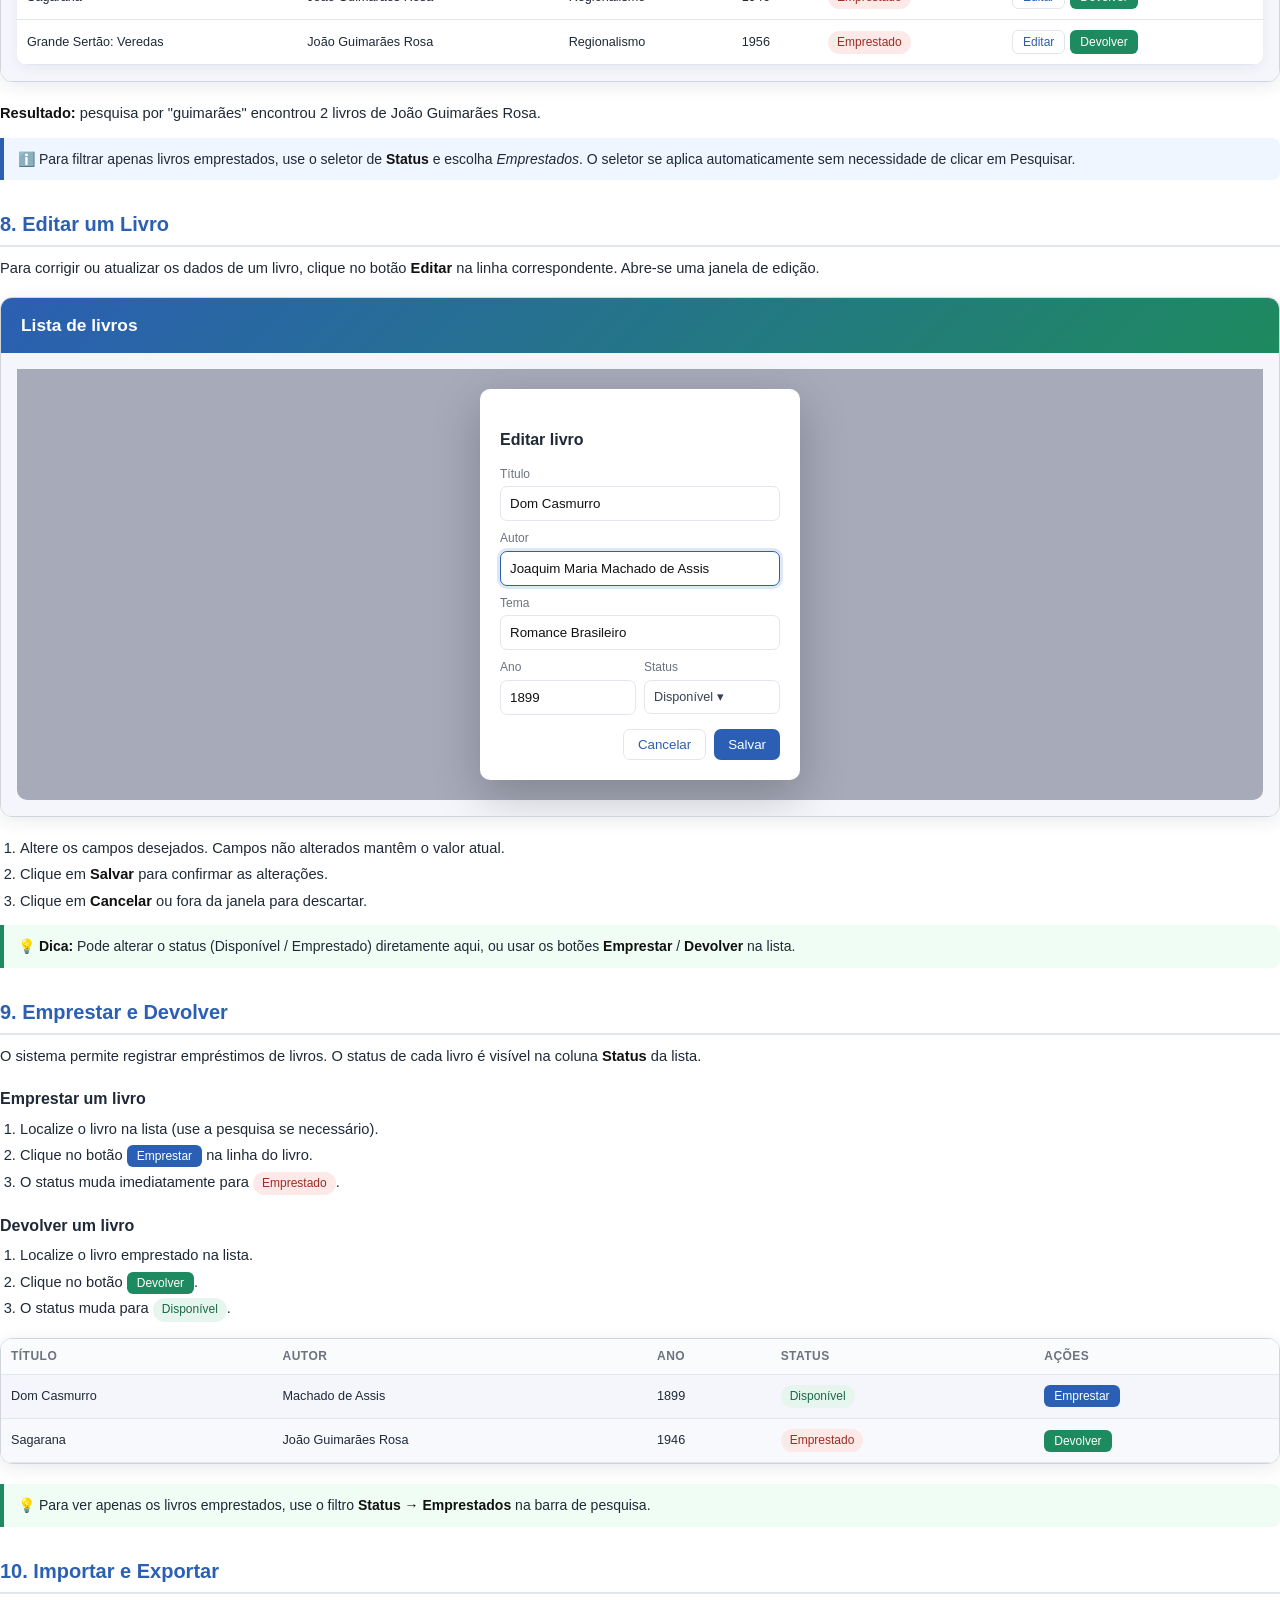
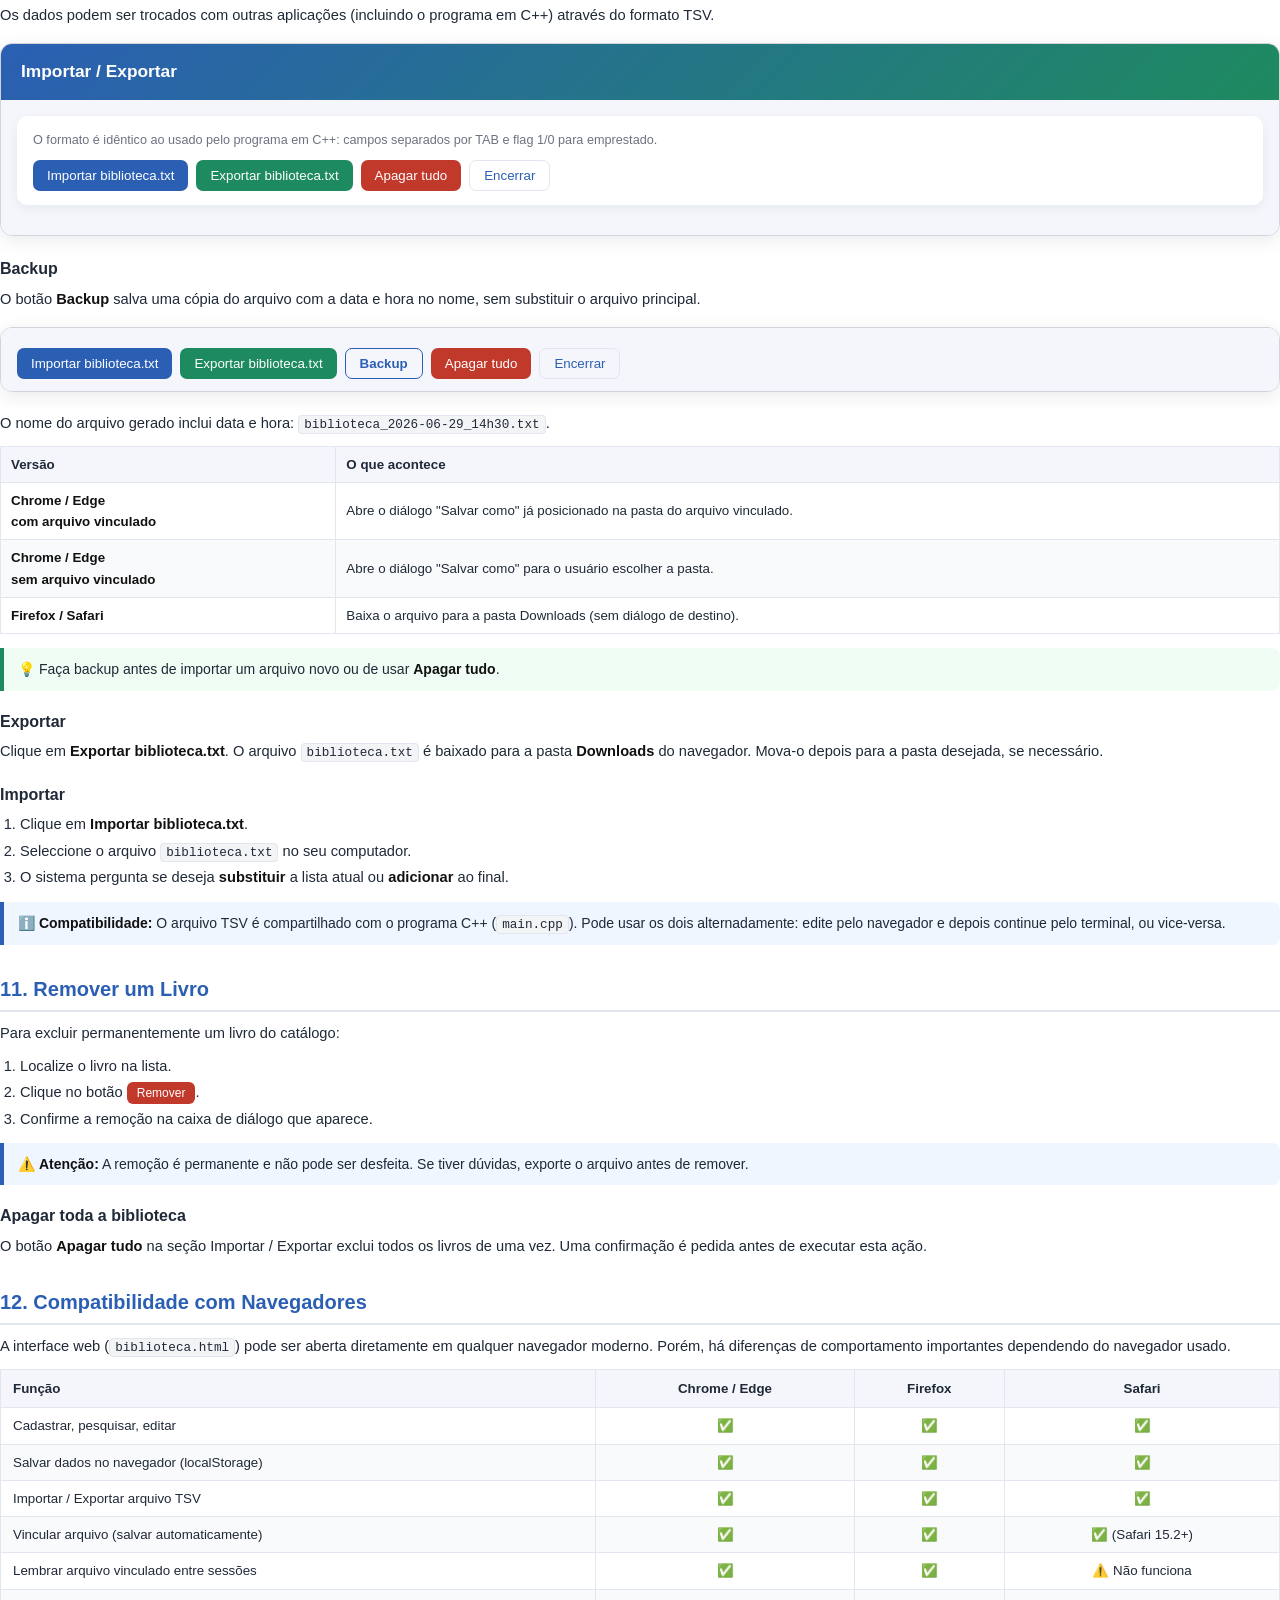
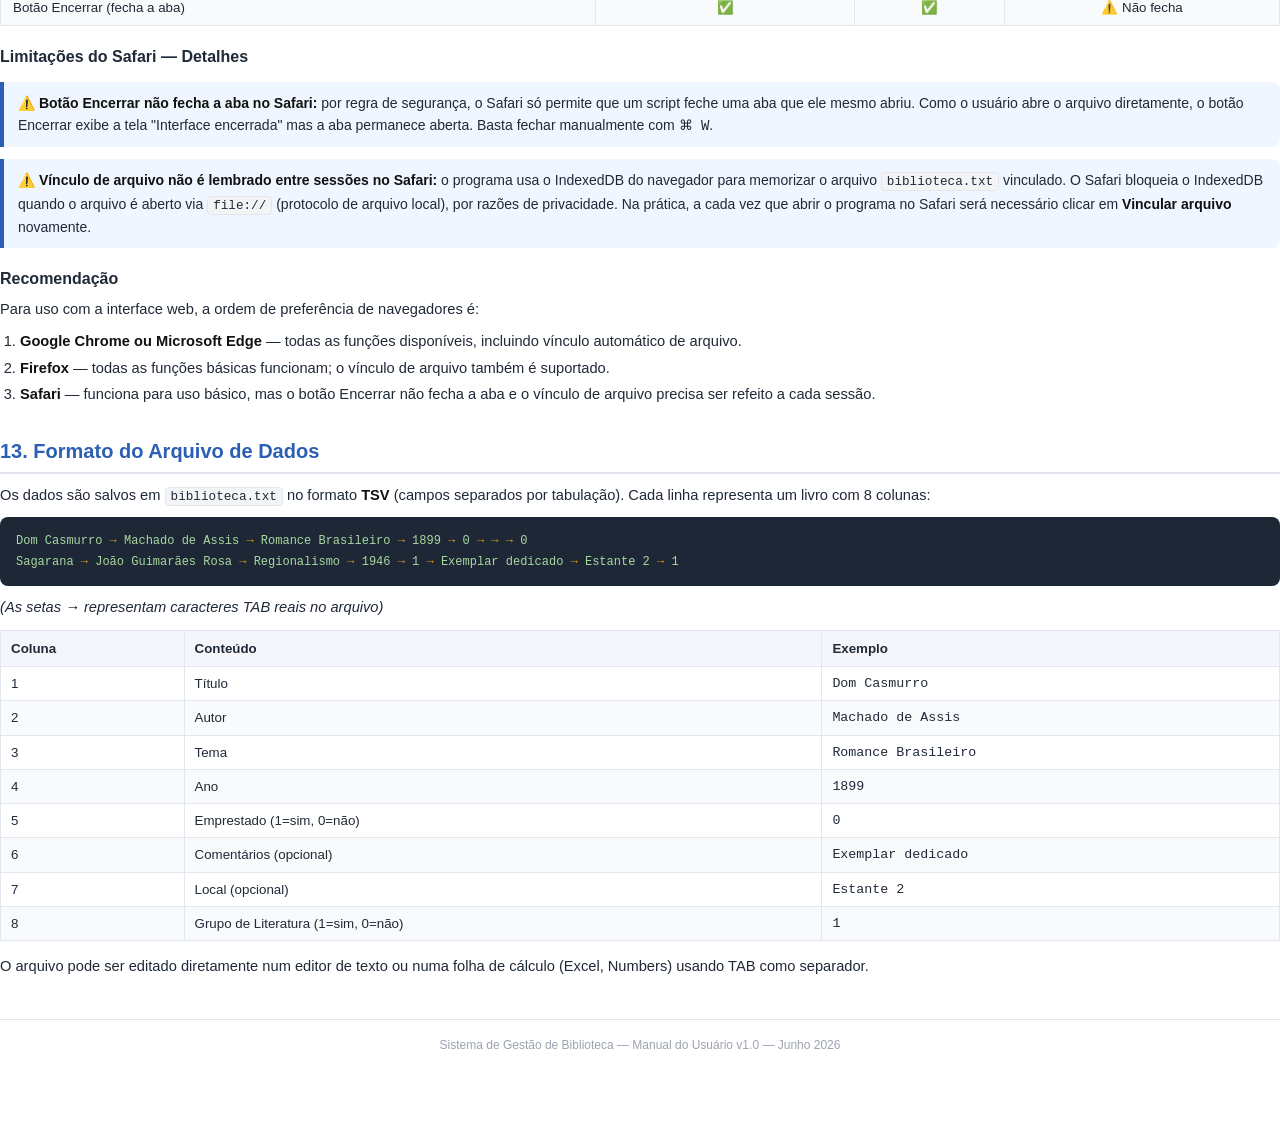
<file: docs/Manual_Biblioteca.html>
<!DOCTYPE html>
<html lang="pt-BR">
<head>
<meta charset="UTF-8">
<title>Manual do Usuário — Sistema de Gestão de Biblioteca</title>
<style>
  @page { size: A4; margin: 2.2cm 2cm 2.2cm 2cm; }
  * { box-sizing: border-box; margin: 0; padding: 0; }
  body { font-family: -apple-system, BlinkMacSystemFont, "Segoe UI", Roboto, sans-serif; font-size: 11pt; color: #1f2937; line-height: 1.6; background: #fff; }

  /* ── Tipografia ── */
  h1 { font-size: 22pt; font-weight: 700; color: #1e3a5f; margin-bottom: 10px; }
  h2 { font-size: 15pt; font-weight: 700; color: #2b5fb3; margin: 28px 0 10px; border-bottom: 2px solid #e2e6ee; padding-bottom: 5px; }
  h3 { font-size: 12pt; font-weight: 600; color: #1f2937; margin: 18px 0 6px; }
  p  { margin-bottom: 9px; }
  ul, ol { margin: 6px 0 10px 20px; }
  li { margin-bottom: 3px; }
  strong { color: #111; }
  code { background: #f3f4f6; border: 1px solid #e2e6ee; border-radius: 4px; padding: 1px 5px; font-size: 9.5pt; font-family: "SF Mono", Menlo, monospace; }
  .note { background: #eff6ff; border-left: 4px solid #2b5fb3; padding: 10px 14px; border-radius: 0 8px 8px 0; margin: 12px 0; font-size: 10.5pt; }
  .tip  { background: #f0fdf4; border-left: 4px solid #1e8a5f; padding: 10px 14px; border-radius: 0 8px 8px 0; margin: 12px 0; font-size: 10.5pt; }

  /* ── Quebras ── */
  .page-break { page-break-after: always; }

  /* ── Capa ── */
  .cover { display: flex; flex-direction: column; align-items: center; justify-content: center; min-height: 26cm; text-align: center; background: linear-gradient(160deg,#1a3a6b 0%,#2b5fb3 45%,#1e8a5f 100%); margin: -2.2cm -2cm; width: calc(100% + 4cm); padding: 60px 40px; position: relative; overflow: hidden; }
  .cover::before { content:""; position:absolute; top:-80px; right:-80px; width:320px; height:320px; border-radius:50%; background:rgba(255,255,255,0.05); pointer-events:none; }
  .cover::after  { content:""; position:absolute; bottom:-60px; left:-60px; width:240px; height:240px; border-radius:50%; background:rgba(255,255,255,0.05); pointer-events:none; }
  .cover-icon-wrap { background: rgba(255,255,255,0.15); border-radius: 28%; padding: 16px; margin-bottom: 32px; box-shadow: 0 12px 40px rgba(0,0,0,0.3); }
  .cover-icon { width: 96px; height: 96px; border-radius: 18%; display: block; }
  .cover h1 { font-size: 28pt; color: #fff; font-weight: 800; letter-spacing: -0.5px; text-shadow: 0 2px 12px rgba(0,0,0,0.3); }
  .cover .subtitle { font-size: 14pt; color: rgba(255,255,255,0.9); margin-top: 10px; }
  .cover .version { margin-top: 10px; font-size: 10pt; color: rgba(255,255,255,0.65); }
  .cover .divider { width: 60px; height: 3px; background: rgba(255,255,255,0.5); border-radius: 2px; margin: 18px auto; }
  .cover .platforms { display: flex; gap: 10px; margin-top: 40px; justify-content: center; flex-wrap: wrap; }
  .cover .plat-badge { background: rgba(255,255,255,0.15); color: #fff; border: 1px solid rgba(255,255,255,0.3); border-radius: 20px; padding: 5px 14px; font-size: 10pt; }

  /* ── Índice ── */
  .toc { margin: 10px 0; }
  .toc-item { display: flex; justify-content: space-between; align-items: baseline; padding: 4px 0; border-bottom: 1px dotted #d1d5db; font-size: 11pt; }
  .toc-item a { color: #2b5fb3; text-decoration: none; }
  .toc-num { color: #6b7280; font-size: 10pt; }

  /* ── Mockup base ── */
  .mockup { border: 1px solid #d1d5db; border-radius: 12px; overflow: hidden; margin: 16px 0 20px; box-shadow: 0 4px 18px rgba(20,30,60,0.09); font-size: 10pt; }
  .mk-header { background: linear-gradient(135deg,#2b5fb3,#1e8a5f); color: #fff; padding: 14px 20px; display: flex; align-items: center; gap: 12px; }
  .mk-header img { width: 36px; height: 36px; border-radius: 22%; background: rgba(255,255,255,0.15); padding: 3px; }
  .mk-header h1 { font-size: 13pt; font-weight: 600; color: #fff; border: none; margin: 0; padding: 0; }
  .mk-header p  { font-size: 9pt; opacity: 0.85; margin: 0; }
  .mk-body { background: #f4f6fb; padding: 16px; }
  .mk-card { background: #fff; border-radius: 10px; box-shadow: 0 3px 12px rgba(20,30,60,0.06); padding: 14px 16px; margin-bottom: 14px; }
  .mk-card h2 { font-size: 11pt; font-weight: 600; color: #1f2937; border: none; padding: 0; margin: 0 0 10px; }
  .mk-form-grid { display: grid; grid-template-columns: 1fr 1fr 1fr 80px; gap: 8px; margin-bottom: 10px; }
  .mk-label { font-size: 9pt; color: #6b7280; font-weight: 500; margin-bottom: 2px; }
  .mk-input { border: 1px solid #e2e6ee; border-radius: 7px; padding: 6px 9px; font-size: 10pt; width: 100%; color: #374151; background: #fff; }
  .mk-input.focus { border-color: #2b5fb3; box-shadow: 0 0 0 3px rgba(43,95,179,0.15); }
  .mk-input.filled { color: #111; }
  .btn-primary { background: #2b5fb3; color: #fff; border: none; border-radius: 7px; padding: 7px 14px; font-size: 10pt; font-weight: 500; cursor: pointer; }
  .btn-ghost { background: transparent; color: #2b5fb3; border: 1px solid #e2e6ee; border-radius: 7px; padding: 7px 14px; font-size: 10pt; font-weight: 500; }
  .btn-accent { background: #1e8a5f; color: #fff; border: none; border-radius: 7px; padding: 7px 14px; font-size: 10pt; font-weight: 500; }
  .btn-danger { background: #c0392b; color: #fff; border: none; border-radius: 7px; padding: 7px 14px; font-size: 10pt; font-weight: 500; }
  .btn-row { display: flex; gap: 8px; flex-wrap: wrap; margin-top: 8px; }
  .btn-small { font-size: 9pt; padding: 4px 10px; border-radius: 6px; }

  /* Toolbar */
  .mk-toolbar { display: grid; grid-template-columns: 1fr 1fr 1fr 120px 80px 100px; gap: 8px; align-items: end; margin-bottom: 6px; }

  /* Tabela */
  .mk-table { width: 100%; border-collapse: collapse; font-size: 9.5pt; }
  .mk-table thead th { text-align: left; font-size: 9pt; font-weight: 600; color: #6b7280; text-transform: uppercase; letter-spacing: 0.04em; padding: 8px 10px; border-bottom: 1px solid #e2e6ee; background: #fafbfd; }
  .mk-table tbody td { padding: 10px; border-bottom: 1px solid #e2e6ee; vertical-align: middle; }
  .mk-table tbody tr:hover { background: #f7f9fd; }
  .pill { display: inline-block; padding: 2px 9px; border-radius: 999px; font-size: 9pt; font-weight: 500; }
  .pill-disp { background: #e6f5ee; color: #166b48; }
  .pill-emp  { background: #fde9e7; color: #9d2d22; }
  .actions-cell { display: flex; gap: 5px; flex-wrap: wrap; }

  /* Modal */
  .mk-modal-bg { background: rgba(20,30,60,0.35); padding: 20px; border-radius: 0 0 10px 10px; display: flex; align-items: center; justify-content: center; }
  .mk-modal { background: #fff; border-radius: 10px; padding: 20px; width: 320px; box-shadow: 0 16px 48px rgba(0,0,0,0.22); }
  .mk-modal h3 { font-size: 12pt; font-weight: 700; margin-bottom: 12px; }
  .mk-modal-form { display: flex; flex-direction: column; gap: 8px; }
  .mk-modal-actions { display: flex; justify-content: flex-end; gap: 8px; margin-top: 14px; }

  /* TSV */
  .tsv-box { background: #1e2736; color: #a8d8a0; font-family: "SF Mono", Menlo, monospace; font-size: 9pt; padding: 14px 16px; border-radius: 8px; line-height: 1.7; overflow-x: auto; margin: 10px 0; }
  .tsv-tab { color: #f59e0b; }

  /* Callout de campo */
  .field-desc { display: flex; gap: 10px; margin: 4px 0; font-size: 10.5pt; }
  .field-name { font-weight: 600; color: #2b5fb3; min-width: 140px; flex-shrink: 0; }
  .field-hint { color: #374151; }
</style>
</head>
<body>

<!-- ═══════════════════════════════════════════════════════════ CAPA -->
<div class="cover">
  <div class="cover-icon-wrap">
  <img class="cover-icon"
       src="[data-uri]"
       alt="Biblioteca">
  </div>
  <div class="divider"></div>
  <h1>Sistema de Gestão<br>de Biblioteca</h1>
  <p class="subtitle">Manual do Usuário</p>
  <p class="version">Versão 1.2 &nbsp;·&nbsp; Julho de 2026</p>
  <div class="platforms">
    <span class="plat-badge">🍎 macOS</span>
    <span class="plat-badge">🪟 Windows</span>
    <span class="plat-badge">🌐 Interface Web</span>
  </div>
</div>
<div class="page-break"></div>

<!-- ═══════════════════════════════════════════════════════════ ÍNDICE -->
<h2 style="border:none; font-size:18pt; color:#1e3a5f; margin-bottom:18px;">Índice</h2>
<div class="toc">
  <div class="toc-item"><a>1. Instalação</a><span class="toc-num">3</span></div>
  <div class="toc-item" style="padding-left:16px;font-size:10.5pt;"><a>1.1 macOS</a><span class="toc-num">3</span></div>
  <div class="toc-item" style="padding-left:16px;font-size:10.5pt;"><a>1.2 Windows</a><span class="toc-num">4</span></div>
  <div class="toc-item"><a>2. Visão Geral do Sistema</a><span class="toc-num">5</span></div>
  <div class="toc-item"><a>3. Primeiro Uso</a><span class="toc-num">6</span></div>
  <div class="toc-item"><a>4. Tela Principal</a><span class="toc-num">7</span></div>
  <div class="toc-item"><a>5. Cadastrar um Livro</a><span class="toc-num">8</span></div>
  <div class="toc-item"><a>6. Lista de Livros</a><span class="toc-num">9</span></div>
  <div class="toc-item"><a>7. Pesquisar e Filtrar</a><span class="toc-num">10</span></div>
  <div class="toc-item"><a>8. Editar um Livro</a><span class="toc-num">11</span></div>
  <div class="toc-item"><a>9. Emprestar e Devolver</a><span class="toc-num">12</span></div>
  <div class="toc-item"><a>10. Importar e Exportar (arquivo TSV)</a><span class="toc-num">13</span></div>
  <div class="toc-item"><a>11. Remover um Livro</a><span class="toc-num">14</span></div>
  <div class="toc-item"><a>12. Compatibilidade com Navegadores</a><span class="toc-num">15</span></div>
  <div class="toc-item"><a>13. Formato do Arquivo de Dados</a><span class="toc-num">16</span></div>
</div>
<div class="page-break"></div>

<!-- ═══════════════════════════════════════════════════════════ CAP 1 INSTALAÇÃO -->
<h2>1. Instalação</h2>
<p>O programa é distribuído como uma <strong>interface web</strong> (arquivo <code>biblioteca.html</code>) que abre diretamente no navegador — sem instalação de software. Há dois pacotes ZIP, um para cada sistema operacional, com o HTML, um lançador e os demais recursos necessários.</p>

<h3>1.1 Instalação no macOS</h3>
<ol>
  <li>Baixe o arquivo <code>Biblioteca-Web-Mac.zip</code>.</li>
  <li>Faça duplo clique no ZIP para extrair — uma pasta com os arquivos do programa aparece.</li>
  <li>Abra a pasta extraída e faça duplo clique em <strong>Abrir Biblioteca.command</strong>.</li>
</ol>

<div class="mockup">
  <div class="mk-header"><div><h1>Pasta Biblioteca-Web-Mac</h1></div></div>
  <div class="mk-body">
    <div class="mk-card">
      <div style="font-family:'SF Mono',Menlo,monospace; font-size:10pt; color:#374151; line-height:2;">
        <div>📄&nbsp; <strong>Abrir Biblioteca.command</strong></div>
        <div>📄&nbsp; <strong>Instalar no Desktop.command</strong> &nbsp;<em style="color:#6b7280; font-size:9pt;">(executar uma vez)</em></div>
        <div>🌐&nbsp; biblioteca.html</div>
        <div>📖&nbsp; Manual_Biblioteca.pdf</div>
        <div>📊&nbsp; Obras e Autores 2017-2026.xlsx</div>
      </div>
    </div>
  </div>
</div>

<ol start="4">
  <li>Na <strong>primeira abertura</strong>, o macOS pode exibir um aviso de segurança. Para contorná-lo:</li>
</ol>
<ol type="a">
  <li>Clique com o botão direito em <strong>Abrir Biblioteca.command</strong>.</li>
  <li>Escolha <strong>Abrir</strong> no menu de contexto.</li>
  <li>Clique em <strong>Abrir</strong> na caixa de diálogo que aparece.</li>
</ol>
<p><em>A partir da segunda abertura, basta dar duplo clique normalmente.</em></p>

<div class="note">ℹ️ Os dados ficam salvos automaticamente no navegador (localStorage). Use <strong>Vincular biblioteca.txt</strong> (seção Arquivo) para que as alterações sejam gravadas também em arquivo.</div>
<div class="tip">💡 <strong>Ícone no Desktop:</strong> clique com o botão direito em <strong>Instalar no Desktop.command</strong> → Abrir. Um ícone <strong>Biblioteca</strong> 📚 é criado na área de trabalho. Execute este script novamente sempre que instalar uma versão nova — o ícone será atualizado automaticamente.</div>
<div class="page-break"></div>

<h3>1.2 Instalação no Windows</h3>
<ol>
  <li>Baixe o arquivo <code>Biblioteca-Web-Windows.zip</code>.</li>
  <li>Clique com o botão direito no ZIP → <strong>Extrair Tudo…</strong> → escolha uma pasta definitiva (ex.: <code>C:\Biblioteca\</code>). <em>Não execute diretamente do ZIP.</em></li>
  <li>Abra a pasta extraída e faça duplo clique em <strong>Criar Atalho no Desktop.bat</strong>.</li>
</ol>

<div class="mockup">
  <div class="mk-header"><div><h1>Pasta Biblioteca-Web-Windows</h1></div></div>
  <div class="mk-body">
    <div class="mk-card">
      <div style="font-family:'Cascadia Mono','Consolas',monospace; font-size:10pt; color:#374151; line-height:2;">
        <div>⚙️&nbsp; <strong>Criar Atalho no Desktop.bat</strong> &nbsp;<em style="color:#6b7280; font-size:9pt;">(executar uma vez)</em></div>
        <div>⚙️&nbsp; Abrir Biblioteca.bat</div>
        <div>🌐&nbsp; biblioteca.html</div>
        <div>📖&nbsp; Manual_Biblioteca.pdf</div>
        <div>📊&nbsp; Obras e Autores 2017-2026.xlsx</div>
      </div>
    </div>
  </div>
</div>

<p>Um atalho chamado <strong>Biblioteca</strong> (com ícone de livro) é criado automaticamente no Desktop. A partir daí, use esse atalho para abrir o programa.</p>

<div class="note">ℹ️ Na primeira execução, o Windows pode exibir um aviso do SmartScreen. Clique em <strong>Mais informações → Executar mesmo assim</strong>.</div>
<div class="tip">💡 Os dados ficam salvos automaticamente no navegador (localStorage). Use <strong>Vincular biblioteca.txt</strong> (seção Arquivo) para que as alterações sejam gravadas também em arquivo.</div>
<div class="page-break"></div>


<!-- ═══════════════════════════════════════════════════════════ CAP 2 VISÃO GERAL -->
<h2>2. Visão Geral do Sistema</h2>
<p>O <strong>Sistema de Gestão de Biblioteca</strong> é uma aplicação para catalogar e gerenciar uma coleção particular de livros. Existe em dois formatos complementares:</p>
<ul>
  <li><strong>Interface Web</strong> (arquivo <code>biblioteca.html</code>) — abre diretamente no navegador, sem instalação. Disponível para macOS e Windows.</li>
  <li><strong>Programa em C++</strong> (terminal) — versão de linha de comando para macOS, com persistência automática em arquivo <code>biblioteca.txt</code>.</li>
</ul>
<p>Ambas as versões compartilham o mesmo arquivo de dados (<code>biblioteca.txt</code>) no formato TSV, podendo ser usadas alternadamente.</p>

<h3>Campos de cada livro</h3>
<div class="field-desc"><span class="field-name">Título</span><span class="field-hint">Nome completo do livro.</span></div>
<div class="field-desc"><span class="field-name">Autor</span><span class="field-hint">Nome do autor. Vários autores separados por ponto-e-vírgula.</span></div>
<div class="field-desc"><span class="field-name">Tema</span><span class="field-hint">Gênero ou assunto (ex.: Romance, Poesia, Ciência).</span></div>
<div class="field-desc"><span class="field-name">Ano</span><span class="field-hint">Ano de publicação da edição.</span></div>
<div class="field-desc"><span class="field-name">Status</span><span class="field-hint">Disponível ou Emprestado.</span></div>
<div class="field-desc"><span class="field-name">Comentários</span><span class="field-hint">Notas livres sobre o livro (opcional).</span></div>
<div class="field-desc"><span class="field-name">Local</span><span class="field-hint">Localização física na estante (opcional).</span></div>
<div class="field-desc"><span class="field-name">Grupo de Literatura</span><span class="field-hint">Indica se o livro foi discutido num grupo de estudos.</span></div>

<!-- ═══════════════════════════════════════════════════════════ CAP 2 -->
<h2>3. Primeiro Uso</h2>
<p>Ao abrir o programa pela primeira vez — quando ainda não há livros cadastrados e nenhum arquivo vinculado — uma tela de boas-vindas é exibida automaticamente, guiando o usuário na configuração inicial.</p>

<div class="mockup">
  <div class="mk-header"><div><h1>📚 Bem-vindo ao Sistema de Biblioteca!</h1><p>Primeira abertura detectada. Como deseja armazenar seus livros?</p></div></div>
  <div class="mk-body">
    <div style="display:flex; flex-direction:column; gap:10px; margin-bottom:16px;">
      <div style="display:flex; align-items:flex-start; gap:14px; background:#f0f5ff; border:2px solid #2b5fb3; border-radius:10px; padding:14px 16px;">
        <span style="font-size:22px; flex-shrink:0;">📁</span>
        <div><div style="font-size:11pt; font-weight:700; color:#1e3a5f;">Selecionar ou criar arquivo</div><div style="font-size:10pt; color:#4b5563; margin-top:2px;">Escolhe onde salvar o <code>biblioteca.txt</code> no seu computador. Recomendado.</div></div>
      </div>
      <div style="display:flex; align-items:flex-start; gap:14px; background:#f0fdf4; border:2px solid #1e8a5f; border-radius:10px; padding:14px 16px;">
        <span style="font-size:22px; flex-shrink:0;">📥</span>
        <div><div style="font-size:11pt; font-weight:700; color:#166b48;">Importar arquivo existente</div><div style="font-size:10pt; color:#4b5563; margin-top:2px;">Já tem um <code>biblioteca.txt</code> de outra instalação? Importe-o aqui.</div></div>
      </div>
      <div style="display:flex; align-items:flex-start; gap:14px; background:#f9fafb; border:2px solid #e2e6ee; border-radius:10px; padding:14px 16px;">
        <span style="font-size:22px; flex-shrink:0;">⏭</span>
        <div><div style="font-size:11pt; font-weight:700; color:#374151;">Decidir depois</div><div style="font-size:10pt; color:#4b5563; margin-top:2px;">Os dados ficam salvos apenas no navegador. Você pode vincular um arquivo a qualquer momento.</div></div>
      </div>
    </div>
    <p style="font-size:10pt; color:#9ca3af; text-align:center; margin:0;">💡 O arquivo <code>biblioteca.txt</code> é compatível com o programa em C++ e pode ser usado nos dois.</p>
  </div>
</div>

<h3>Opção 1 — Selecionar ou criar arquivo (recomendado)</h3>
<ol>
  <li>Clique em <strong>Selecionar ou criar arquivo</strong>.</li>
  <li>Um diálogo do sistema operacional se abre. Navegue até a pasta desejada (ex.: <code>Documentos</code>).</li>
  <li>Digite <code>biblioteca.txt</code> no campo de nome e clique em <strong>Salvar</strong> (ou selecione um arquivo já existente).</li>
  <li>A partir desse momento, todas as alterações são salvas automaticamente nesse arquivo.</li>
</ol>

<h3>Opção 2 — Importar arquivo existente</h3>
<p>Use esta opção se já possui um <code>biblioteca.txt</code> de outra instalação do programa (versão web ou C++). O arquivo será carregado e seus livros aparecerão na lista imediatamente.</p>

<h3>Opção 3 — Decidir depois</h3>
<p>O programa funciona normalmente com os dados salvos apenas no navegador (<code>localStorage</code>). Você pode vincular um arquivo a qualquer momento clicando em <strong>Vincular biblioteca.txt</strong> na seção Importar / Exportar.</p>

<div class="note">ℹ️ Esta tela de boas-vindas aparece somente na primeira abertura. Nas aberturas seguintes, o programa carrega diretamente com os dados já existentes.</div>
<div class="tip">💡 <strong>Programa C++:</strong> Na versão de terminal para macOS, não há tela de primeiro uso — o arquivo <code>biblioteca.txt</code> é criado automaticamente ao cadastrar o primeiro livro.</div>
<div class="page-break"></div>

<!-- ═══════════════════════════════════════════════════════════ CAP 2 -->
<h2>4. Tela Principal</h2>
<p>Ao abrir o programa, é apresentada a seguinte interface:</p>

<div class="mockup">
  <div class="mk-header">
    <img src="[data-uri]"
         alt="">
    <div>
      <h1>Sistema de Gestão de Biblioteca</h1>
      <p>Interface web compatível com o arquivo biblioteca.txt (TSV)</p>
    </div>
  </div>
  <div class="mk-body">
    <div class="mk-card"><h2>Cadastrar livro</h2>
      <div class="mk-form-grid">
        <div><div class="mk-label">Título</div><div class="mk-input">Dom Casmurro</div></div>
        <div><div class="mk-label">Autor</div><div class="mk-input">Machado de Assis</div></div>
        <div><div class="mk-label">Tema</div><div class="mk-input">Romance Brasileiro</div></div>
        <div><div class="mk-label">Ano</div><div class="mk-input">1899</div></div>
      </div>
      <div class="btn-row"><button class="btn-primary">Cadastrar</button><button class="btn-ghost">Limpar</button></div>
    </div>
    <div class="mk-card"><h2>Pesquisar e filtrar</h2>
      <div class="mk-toolbar">
        <div><div class="mk-label">Título (parcial)</div><div class="mk-input"></div></div>
        <div><div class="mk-label">Autor (parcial)</div><div class="mk-input"></div></div>
        <div><div class="mk-label">Tema (parcial)</div><div class="mk-input"></div></div>
        <div><div class="mk-label">Status</div><div class="mk-input" style="font-size:9.5pt">Todos ▾</div></div>
        <div style="padding-top:18px"><button class="btn-primary">Pesquisar</button></div>
        <div style="padding-top:18px"><button class="btn-ghost">Limpar filtros</button></div>
      </div>
    </div>
  </div>
</div>
<p>A tela se divide em quatro seções: <strong>Cadastrar livro</strong>, <strong>Pesquisar e filtrar</strong>, <strong>Importar / Exportar</strong> e <strong>Lista de livros</strong>.</p>
<div class="page-break"></div>

<!-- ═══════════════════════════════════════════════════════════ CAP 3 -->
<h2>5. Cadastrar um Livro</h2>
<p>Para adicionar um novo livro ao catálogo, preencha os quatro campos obrigatórios e clique em <strong>Cadastrar</strong>.</p>
<ol>
  <li>Escreva o <strong>Título</strong> completo do livro.</li>
  <li>Escreva o <strong>Autor</strong>. Para vários autores, separe com ponto-e-vírgula: <code>Autor A; Autor B</code>.</li>
  <li>Indique o <strong>Tema</strong> (gênero literário, área do conhecimento, etc.).</li>
  <li>Indique o <strong>Ano</strong> de publicação.</li>
  <li>Clique em <strong>Cadastrar</strong>. O livro aparecerá imediatamente na lista.</li>
</ol>

<div class="mockup">
  <div class="mk-header"><img src="[data-uri]" alt="" style="opacity:0"><div><h1>Cadastrar livro</h1></div></div>
  <div class="mk-body">
    <div class="mk-card">
      <div class="mk-form-grid">
        <div><div class="mk-label">Título</div><div class="mk-input filled focus">Grande Sertão: Veredas</div></div>
        <div><div class="mk-label">Autor</div><div class="mk-input filled">João Guimarães Rosa</div></div>
        <div><div class="mk-label">Tema</div><div class="mk-input filled">Regionalismo</div></div>
        <div><div class="mk-label">Ano</div><div class="mk-input filled">1956</div></div>
      </div>
      <div class="btn-row"><button class="btn-primary">Cadastrar</button><button class="btn-ghost">Limpar</button></div>
    </div>
  </div>
</div>

<div class="tip">💡 <strong>Dica:</strong> Após clicar em <strong>Cadastrar</strong>, o formulário é limpo automaticamente e o livro aparece no topo da lista abaixo.</div>
<div class="note">ℹ️ O sistema alerta se detectar um livro com título muito parecido já cadastrado, para evitar duplicatas.</div>
<div class="page-break"></div>

<!-- ═══════════════════════════════════════════════════════════ CAP 4 -->
<h2>6. Lista de Livros</h2>
<p>A seção <strong>Lista de livros</strong> mostra todos os livros cadastrados em formato de tabela. Cada linha apresenta as informações principais e botões de ação.</p>

<div class="mockup">
  <div class="mk-header"><div><h1>Lista de livros &nbsp;<span style="font-size:9pt;opacity:0.75;font-weight:400">6 de 6 livro(s)</span></h1></div></div>
  <div class="mk-body" style="padding:0">
    <table class="mk-table">
      <thead><tr><th>Título</th><th>Autor</th><th>Tema</th><th>Ano</th><th>Status</th><th>Ações</th></tr></thead>
      <tbody>
        <tr><td>Dom Casmurro</td><td>Machado de Assis</td><td>Romance Brasileiro</td><td>1899</td><td><span class="pill pill-disp">Disponível</span></td><td><div class="actions-cell"><button class="btn-ghost btn-small">Editar</button><button class="btn-primary btn-small">Emprestar</button><button class="btn-ghost btn-small">Imprimir</button><button class="btn-danger btn-small">Remover</button></div></td></tr>
        <tr><td>Os Lusíadas</td><td>Luís de Camões</td><td>Poesia Épica</td><td>1572</td><td><span class="pill pill-disp">Disponível</span></td><td><div class="actions-cell"><button class="btn-ghost btn-small">Editar</button><button class="btn-primary btn-small">Emprestar</button><button class="btn-ghost btn-small">Imprimir</button><button class="btn-danger btn-small">Remover</button></div></td></tr>
        <tr style="background:#f7f9fd"><td>Sagarana</td><td>João Guimarães Rosa</td><td>Regionalismo</td><td>1946</td><td><span class="pill pill-emp">Emprestado</span></td><td><div class="actions-cell"><button class="btn-ghost btn-small">Editar</button><button class="btn-accent btn-small">Devolver</button><button class="btn-ghost btn-small">Imprimir</button><button class="btn-danger btn-small">Remover</button></div></td></tr>
        <tr><td>Capitães da Areia</td><td>Jorge Amado</td><td>Romance Social</td><td>1937</td><td><span class="pill pill-disp">Disponível</span></td><td><div class="actions-cell"><button class="btn-ghost btn-small">Editar</button><button class="btn-primary btn-small">Emprestar</button><button class="btn-ghost btn-small">Imprimir</button><button class="btn-danger btn-small">Remover</button></div></td></tr>
        <tr><td>A Hora da Estrela</td><td>Clarice Lispector</td><td>Modernismo</td><td>1977</td><td><span class="pill pill-disp">Disponível</span></td><td><div class="actions-cell"><button class="btn-ghost btn-small">Editar</button><button class="btn-primary btn-small">Emprestar</button><button class="btn-ghost btn-small">Imprimir</button><button class="btn-danger btn-small">Remover</button></div></td></tr>
        <tr><td>Grande Sertão: Veredas</td><td>João Guimarães Rosa</td><td>Regionalismo</td><td>1956</td><td><span class="pill pill-emp">Emprestado</span></td><td><div class="actions-cell"><button class="btn-ghost btn-small">Editar</button><button class="btn-accent btn-small">Devolver</button><button class="btn-ghost btn-small">Imprimir</button><button class="btn-danger btn-small">Remover</button></div></td></tr>
      </tbody>
    </table>
  </div>
</div>

<p>Os livros com status <span class="pill pill-emp">Emprestado</span> mostram o botão <strong>Devolver</strong> em verde. Os livros <span class="pill pill-disp">Disponível</span> mostram o botão <strong>Emprestar</strong> em azul.</p>
<div class="page-break"></div>

<!-- ═══════════════════════════════════════════════════════════ CAP 5 -->
<h2>7. Pesquisar e Filtrar</h2>
<p>Use a barra de pesquisa para encontrar livros por qualquer combinação de critérios. A pesquisa é insensível a maiúsculas e aceita trechos parciais.</p>
<ol>
  <li>Preencha um ou mais campos de filtro (Título, Autor, Tema, Status).</li>
  <li>Clique em <strong>Pesquisar</strong> ou pressione <kbd>Enter</kbd> em qualquer campo.</li>
  <li>A lista se atualiza mostrando apenas os livros que correspondem.</li>
  <li>Clique em <strong>Limpar filtros</strong> para voltar à lista completa.</li>
</ol>

<div class="mockup">
  <div class="mk-header"><div><h1>Pesquisar e filtrar</h1></div></div>
  <div class="mk-body">
    <div class="mk-card">
      <div class="mk-toolbar">
        <div><div class="mk-label">Título (parcial)</div><div class="mk-input"></div></div>
        <div><div class="mk-label">Autor (parcial)</div><div class="mk-input filled focus">guimarães</div></div>
        <div><div class="mk-label">Tema (parcial)</div><div class="mk-input"></div></div>
        <div><div class="mk-label">Status</div><div class="mk-input" style="font-size:9.5pt">Todos ▾</div></div>
        <div style="padding-top:18px"><button class="btn-primary">Pesquisar</button></div>
        <div style="padding-top:18px"><button class="btn-ghost">Limpar filtros</button></div>
      </div>
    </div>
    <div style="background:#fff; border-radius:10px; box-shadow:0 3px 12px rgba(20,30,60,0.06); overflow:hidden;">
      <table class="mk-table">
        <thead><tr><th>Título</th><th>Autor</th><th>Tema</th><th>Ano</th><th>Status</th><th>Ações</th></tr></thead>
        <tbody>
          <tr><td>Sagarana</td><td>João Guimarães Rosa</td><td>Regionalismo</td><td>1946</td><td><span class="pill pill-emp">Emprestado</span></td><td><div class="actions-cell"><button class="btn-ghost btn-small">Editar</button><button class="btn-accent btn-small">Devolver</button></div></td></tr>
          <tr><td>Grande Sertão: Veredas</td><td>João Guimarães Rosa</td><td>Regionalismo</td><td>1956</td><td><span class="pill pill-emp">Emprestado</span></td><td><div class="actions-cell"><button class="btn-ghost btn-small">Editar</button><button class="btn-accent btn-small">Devolver</button></div></td></tr>
        </tbody>
      </table>
    </div>
  </div>
</div>
<p><strong>Resultado:</strong> pesquisa por "guimarães" encontrou 2 livros de João Guimarães Rosa.</p>
<div class="note">ℹ️ Para filtrar apenas livros emprestados, use o seletor de <strong>Status</strong> e escolha <em>Emprestados</em>. O seletor se aplica automaticamente sem necessidade de clicar em Pesquisar.</div>
<div class="page-break"></div>

<!-- ═══════════════════════════════════════════════════════════ CAP 6 -->
<h2>8. Editar um Livro</h2>
<p>Para corrigir ou atualizar os dados de um livro, clique no botão <strong>Editar</strong> na linha correspondente. Abre-se uma janela de edição.</p>

<div class="mockup">
  <div class="mk-header"><div><h1>Lista de livros</h1></div></div>
  <div class="mk-body">
    <div class="mk-modal-bg">
      <div class="mk-modal">
        <h3>Editar livro</h3>
        <div class="mk-modal-form">
          <div><div class="mk-label">Título</div><div class="mk-input filled">Dom Casmurro</div></div>
          <div><div class="mk-label">Autor</div><div class="mk-input filled focus">Joaquim Maria Machado de Assis</div></div>
          <div><div class="mk-label">Tema</div><div class="mk-input filled">Romance Brasileiro</div></div>
          <div style="display:grid;grid-template-columns:1fr 1fr;gap:8px">
            <div><div class="mk-label">Ano</div><div class="mk-input filled">1899</div></div>
            <div><div class="mk-label">Status</div><div class="mk-input" style="font-size:9.5pt">Disponível ▾</div></div>
          </div>
        </div>
        <div class="mk-modal-actions">
          <button class="btn-ghost">Cancelar</button>
          <button class="btn-primary">Salvar</button>
        </div>
      </div>
    </div>
  </div>
</div>

<ol>
  <li>Altere os campos desejados. Campos não alterados mantêm o valor atual.</li>
  <li>Clique em <strong>Salvar</strong> para confirmar as alterações.</li>
  <li>Clique em <strong>Cancelar</strong> ou fora da janela para descartar.</li>
</ol>
<div class="tip">💡 <strong>Dica:</strong> Pode alterar o status (Disponível / Emprestado) diretamente aqui, ou usar os botões <strong>Emprestar</strong> / <strong>Devolver</strong> na lista.</div>
<div class="page-break"></div>

<!-- ═══════════════════════════════════════════════════════════ CAP 7 -->
<h2>9. Emprestar e Devolver</h2>
<p>O sistema permite registrar empréstimos de livros. O status de cada livro é visível na coluna <strong>Status</strong> da lista.</p>

<h3>Emprestar um livro</h3>
<ol>
  <li>Localize o livro na lista (use a pesquisa se necessário).</li>
  <li>Clique no botão <button class="btn-primary btn-small">Emprestar</button> na linha do livro.</li>
  <li>O status muda imediatamente para <span class="pill pill-emp">Emprestado</span>.</li>
</ol>

<h3>Devolver um livro</h3>
<ol>
  <li>Localize o livro emprestado na lista.</li>
  <li>Clique no botão <button class="btn-accent btn-small">Devolver</button>.</li>
  <li>O status muda para <span class="pill pill-disp">Disponível</span>.</li>
</ol>

<div class="mockup">
  <div class="mk-body" style="padding:0">
    <table class="mk-table">
      <thead><tr><th>Título</th><th>Autor</th><th>Ano</th><th>Status</th><th>Ações</th></tr></thead>
      <tbody>
        <tr><td>Dom Casmurro</td><td>Machado de Assis</td><td>1899</td><td><span class="pill pill-disp">Disponível</span></td><td><div class="actions-cell"><button class="btn-primary btn-small">Emprestar</button></div></td></tr>
        <tr style="background:#f7f9fd"><td>Sagarana</td><td>João Guimarães Rosa</td><td>1946</td><td><span class="pill pill-emp">Emprestado</span></td><td><div class="actions-cell"><button class="btn-accent btn-small">Devolver</button></div></td></tr>
      </tbody>
    </table>
  </div>
</div>

<div class="tip">💡 Para ver apenas os livros emprestados, use o filtro <strong>Status → Emprestados</strong> na barra de pesquisa.</div>
<div class="page-break"></div>

<!-- ═══════════════════════════════════════════════════════════ CAP 8 -->
<h2>10. Importar e Exportar</h2>
<p>Os dados podem ser trocados com outras aplicações (incluindo o programa em C++) através do formato TSV.</p>

<div class="mockup">
  <div class="mk-header"><div><h1>Importar / Exportar</h1></div></div>
  <div class="mk-body">
    <div class="mk-card">
      <p style="font-size:9.5pt; color:#6b7280; margin-bottom:10px">O formato é idêntico ao usado pelo programa em C++: campos separados por TAB e flag 1/0 para emprestado.</p>
      <div class="btn-row">
        <button class="btn-primary">Importar biblioteca.txt</button>
        <button class="btn-accent">Exportar biblioteca.txt</button>
        <button class="btn-danger">Apagar tudo</button>
        <button class="btn-ghost">Encerrar</button>
      </div>
    </div>
  </div>
</div>


<h3>Backup</h3>
<p>O botão <strong>Backup</strong> salva uma cópia do arquivo com a data e hora no nome, sem substituir o arquivo principal.</p>

<div class="mockup">
  <div class="mk-body" style="padding:12px 16px;">
    <div class="btn-row">
      <button class="btn-primary">Importar biblioteca.txt</button>
      <button class="btn-accent">Exportar biblioteca.txt</button>
      <button class="btn-ghost" style="border-color:#2b5fb3; color:#2b5fb3; font-weight:600;">Backup</button>
      <button class="btn-danger">Apagar tudo</button>
      <button class="btn-ghost">Encerrar</button>
    </div>
  </div>
</div>

<p>O nome do arquivo gerado inclui data e hora: <code>biblioteca_2026-06-29_14h30.txt</code>.</p>

<table style="width:100%; border-collapse:collapse; font-size:10pt; margin:10px 0 14px;">
  <thead><tr style="background:#f4f6fb">
    <th style="text-align:left;padding:7px 10px;border:1px solid #e2e6ee">Versão</th>
    <th style="text-align:left;padding:7px 10px;border:1px solid #e2e6ee">O que acontece</th>
  </tr></thead>
  <tbody>
    <tr><td style="padding:7px 10px;border:1px solid #e2e6ee"><strong>Chrome / Edge<br>com arquivo vinculado</strong></td><td style="padding:7px 10px;border:1px solid #e2e6ee">Abre o diálogo "Salvar como" já posicionado na pasta do arquivo vinculado.</td></tr>
    <tr style="background:#f9fafb"><td style="padding:7px 10px;border:1px solid #e2e6ee"><strong>Chrome / Edge<br>sem arquivo vinculado</strong></td><td style="padding:7px 10px;border:1px solid #e2e6ee">Abre o diálogo "Salvar como" para o usuário escolher a pasta.</td></tr>
    <tr><td style="padding:7px 10px;border:1px solid #e2e6ee"><strong>Firefox / Safari</strong></td><td style="padding:7px 10px;border:1px solid #e2e6ee">Baixa o arquivo para a pasta Downloads (sem diálogo de destino).</td></tr>
  </tbody>
</table>

<div class="tip">💡 Faça backup antes de importar um arquivo novo ou de usar <strong>Apagar tudo</strong>.</div>
<h3>Exportar</h3>
<p>Clique em <strong>Exportar biblioteca.txt</strong>. O arquivo <code>biblioteca.txt</code> é baixado para a pasta <strong>Downloads</strong> do navegador. Mova-o depois para a pasta desejada, se necessário.</p>

<h3>Importar</h3>
<ol>
  <li>Clique em <strong>Importar biblioteca.txt</strong>.</li>
  <li>Seleccione o arquivo <code>biblioteca.txt</code> no seu computador.</li>
  <li>O sistema pergunta se deseja <strong>substituir</strong> a lista atual ou <strong>adicionar</strong> ao final.</li>
</ol>

<div class="note">ℹ️ <strong>Compatibilidade:</strong> O arquivo TSV é compartilhado com o programa C++ (<code>main.cpp</code>). Pode usar os dois alternadamente: edite pelo navegador e depois continue pelo terminal, ou vice-versa.</div>
<div class="page-break"></div>

<!-- ═══════════════════════════════════════════════════════════ CAP 9 -->
<h2>11. Remover um Livro</h2>
<p>Para excluir permanentemente um livro do catálogo:</p>
<ol>
  <li>Localize o livro na lista.</li>
  <li>Clique no botão <button class="btn-danger btn-small">Remover</button>.</li>
  <li>Confirme a remoção na caixa de diálogo que aparece.</li>
</ol>

<div class="note">⚠️ <strong>Atenção:</strong> A remoção é permanente e não pode ser desfeita. Se tiver dúvidas, exporte o arquivo antes de remover.</div>

<h3>Apagar toda a biblioteca</h3>
<p>O botão <strong>Apagar tudo</strong> na seção Importar / Exportar exclui todos os livros de uma vez. Uma confirmação é pedida antes de executar esta ação.</p>

<!-- ═══════════════════════════════════════════════════════════ CAP 10 -->
<h2>12. Compatibilidade com Navegadores</h2>
<p>A interface web (<code>biblioteca.html</code>) pode ser aberta diretamente em qualquer navegador moderno. Porém, há diferenças de comportamento importantes dependendo do navegador usado.</p>

<table style="width:100%; border-collapse:collapse; font-size:10pt; margin-top:10px; margin-bottom:14px;">
  <thead>
    <tr style="background:#f4f6fb">
      <th style="text-align:left;padding:8px 12px;border:1px solid #e2e6ee">Função</th>
      <th style="text-align:center;padding:8px 12px;border:1px solid #e2e6ee">Chrome / Edge</th>
      <th style="text-align:center;padding:8px 12px;border:1px solid #e2e6ee">Firefox</th>
      <th style="text-align:center;padding:8px 12px;border:1px solid #e2e6ee">Safari</th>
    </tr>
  </thead>
  <tbody>
    <tr><td style="padding:7px 12px;border:1px solid #e2e6ee">Cadastrar, pesquisar, editar</td><td style="text-align:center;padding:7px 12px;border:1px solid #e2e6ee">✅</td><td style="text-align:center;padding:7px 12px;border:1px solid #e2e6ee">✅</td><td style="text-align:center;padding:7px 12px;border:1px solid #e2e6ee">✅</td></tr>
    <tr style="background:#f9fafb"><td style="padding:7px 12px;border:1px solid #e2e6ee">Salvar dados no navegador (localStorage)</td><td style="text-align:center;padding:7px 12px;border:1px solid #e2e6ee">✅</td><td style="text-align:center;padding:7px 12px;border:1px solid #e2e6ee">✅</td><td style="text-align:center;padding:7px 12px;border:1px solid #e2e6ee">✅</td></tr>
    <tr><td style="padding:7px 12px;border:1px solid #e2e6ee">Importar / Exportar arquivo TSV</td><td style="text-align:center;padding:7px 12px;border:1px solid #e2e6ee">✅</td><td style="text-align:center;padding:7px 12px;border:1px solid #e2e6ee">✅</td><td style="text-align:center;padding:7px 12px;border:1px solid #e2e6ee">✅</td></tr>
    <tr style="background:#f9fafb"><td style="padding:7px 12px;border:1px solid #e2e6ee">Vincular arquivo (salvar automaticamente)</td><td style="text-align:center;padding:7px 12px;border:1px solid #e2e6ee">✅</td><td style="text-align:center;padding:7px 12px;border:1px solid #e2e6ee">✅</td><td style="text-align:center;padding:7px 12px;border:1px solid #e2e6ee">✅ (Safari 15.2+)</td></tr>
    <tr><td style="padding:7px 12px;border:1px solid #e2e6ee">Lembrar arquivo vinculado entre sessões</td><td style="text-align:center;padding:7px 12px;border:1px solid #e2e6ee">✅</td><td style="text-align:center;padding:7px 12px;border:1px solid #e2e6ee">✅</td><td style="text-align:center;padding:7px 12px;border:1px solid #e2e6ee">⚠️ Não funciona</td></tr>
    <tr style="background:#f9fafb"><td style="padding:7px 12px;border:1px solid #e2e6ee">Botão Encerrar (fecha a aba)</td><td style="text-align:center;padding:7px 12px;border:1px solid #e2e6ee">✅</td><td style="text-align:center;padding:7px 12px;border:1px solid #e2e6ee">✅</td><td style="text-align:center;padding:7px 12px;border:1px solid #e2e6ee">⚠️ Não fecha</td></tr>
  </tbody>
</table>

<h3>Limitações do Safari — Detalhes</h3>

<div class="note">⚠️ <strong>Botão Encerrar não fecha a aba no Safari:</strong> por regra de segurança, o Safari só permite que um script feche uma aba que ele mesmo abriu. Como o usuário abre o arquivo diretamente, o botão Encerrar exibe a tela "Interface encerrada" mas a aba permanece aberta. Basta fechar manualmente com <kbd>⌘ W</kbd>.</div>

<div class="note">⚠️ <strong>Vínculo de arquivo não é lembrado entre sessões no Safari:</strong> o programa usa o IndexedDB do navegador para memorizar o arquivo <code>biblioteca.txt</code> vinculado. O Safari bloqueia o IndexedDB quando o arquivo é aberto via <code>file://</code> (protocolo de arquivo local), por razões de privacidade. Na prática, a cada vez que abrir o programa no Safari será necessário clicar em <strong>Vincular arquivo</strong> novamente.</div>

<h3>Recomendação</h3>
<p>Para uso com a interface web, a ordem de preferência de navegadores é:</p>
<ol>
  <li><strong>Google Chrome ou Microsoft Edge</strong> — todas as funções disponíveis, incluindo vínculo automático de arquivo.</li>
  <li><strong>Firefox</strong> — todas as funções básicas funcionam; o vínculo de arquivo também é suportado.</li>
  <li><strong>Safari</strong> — funciona para uso básico, mas o botão Encerrar não fecha a aba e o vínculo de arquivo precisa ser refeito a cada sessão.</li>
</ol>
<div class="page-break"></div>

<!-- ═══════════════════════════════════════════════════════════ CAP 11 -->
<h2>13. Formato do Arquivo de Dados</h2>
<p>Os dados são salvos em <code>biblioteca.txt</code> no formato <strong>TSV</strong> (campos separados por tabulação). Cada linha representa um livro com 8 colunas:</p>

<div class="tsv-box">
Dom Casmurro<span class="tsv-tab"> → </span>Machado de Assis<span class="tsv-tab"> → </span>Romance Brasileiro<span class="tsv-tab"> → </span>1899<span class="tsv-tab"> → </span>0<span class="tsv-tab"> → </span><span class="tsv-tab"> → </span><span class="tsv-tab"> → </span>0<br>
Sagarana<span class="tsv-tab"> → </span>João Guimarães Rosa<span class="tsv-tab"> → </span>Regionalismo<span class="tsv-tab"> → </span>1946<span class="tsv-tab"> → </span>1<span class="tsv-tab"> → </span>Exemplar dedicado<span class="tsv-tab"> → </span>Estante 2<span class="tsv-tab"> → </span>1
</div>

<p><em>(As setas <strong>→</strong> representam caracteres TAB reais no arquivo)</em></p>

<table style="width:100%; border-collapse:collapse; font-size:10pt; margin-top:10px">
  <thead><tr style="background:#f4f6fb"><th style="text-align:left;padding:7px 10px;border:1px solid #e2e6ee">Coluna</th><th style="text-align:left;padding:7px 10px;border:1px solid #e2e6ee">Conteúdo</th><th style="text-align:left;padding:7px 10px;border:1px solid #e2e6ee">Exemplo</th></tr></thead>
  <tbody>
    <tr><td style="padding:6px 10px;border:1px solid #e2e6ee">1</td><td style="padding:6px 10px;border:1px solid #e2e6ee">Título</td><td style="padding:6px 10px;border:1px solid #e2e6ee;font-family:monospace">Dom Casmurro</td></tr>
    <tr style="background:#f9fafb"><td style="padding:6px 10px;border:1px solid #e2e6ee">2</td><td style="padding:6px 10px;border:1px solid #e2e6ee">Autor</td><td style="padding:6px 10px;border:1px solid #e2e6ee;font-family:monospace">Machado de Assis</td></tr>
    <tr><td style="padding:6px 10px;border:1px solid #e2e6ee">3</td><td style="padding:6px 10px;border:1px solid #e2e6ee">Tema</td><td style="padding:6px 10px;border:1px solid #e2e6ee;font-family:monospace">Romance Brasileiro</td></tr>
    <tr style="background:#f9fafb"><td style="padding:6px 10px;border:1px solid #e2e6ee">4</td><td style="padding:6px 10px;border:1px solid #e2e6ee">Ano</td><td style="padding:6px 10px;border:1px solid #e2e6ee;font-family:monospace">1899</td></tr>
    <tr><td style="padding:6px 10px;border:1px solid #e2e6ee">5</td><td style="padding:6px 10px;border:1px solid #e2e6ee">Emprestado (1=sim, 0=não)</td><td style="padding:6px 10px;border:1px solid #e2e6ee;font-family:monospace">0</td></tr>
    <tr style="background:#f9fafb"><td style="padding:6px 10px;border:1px solid #e2e6ee">6</td><td style="padding:6px 10px;border:1px solid #e2e6ee">Comentários (opcional)</td><td style="padding:6px 10px;border:1px solid #e2e6ee;font-family:monospace">Exemplar dedicado</td></tr>
    <tr><td style="padding:6px 10px;border:1px solid #e2e6ee">7</td><td style="padding:6px 10px;border:1px solid #e2e6ee">Local (opcional)</td><td style="padding:6px 10px;border:1px solid #e2e6ee;font-family:monospace">Estante 2</td></tr>
    <tr style="background:#f9fafb"><td style="padding:6px 10px;border:1px solid #e2e6ee">8</td><td style="padding:6px 10px;border:1px solid #e2e6ee">Grupo de Literatura (1=sim, 0=não)</td><td style="padding:6px 10px;border:1px solid #e2e6ee;font-family:monospace">1</td></tr>
  </tbody>
</table>

<p style="margin-top:14px">O arquivo pode ser editado diretamente num editor de texto ou numa folha de cálculo (Excel, Numbers) usando TAB como separador.</p>

<div style="margin-top:40px; padding-top:16px; border-top:1px solid #e2e6ee; text-align:center; color:#9ca3af; font-size:9pt;">
  Sistema de Gestão de Biblioteca — Manual do Usuário v1.0 — Junho 2026
</div>

</body>
</html>
</file>
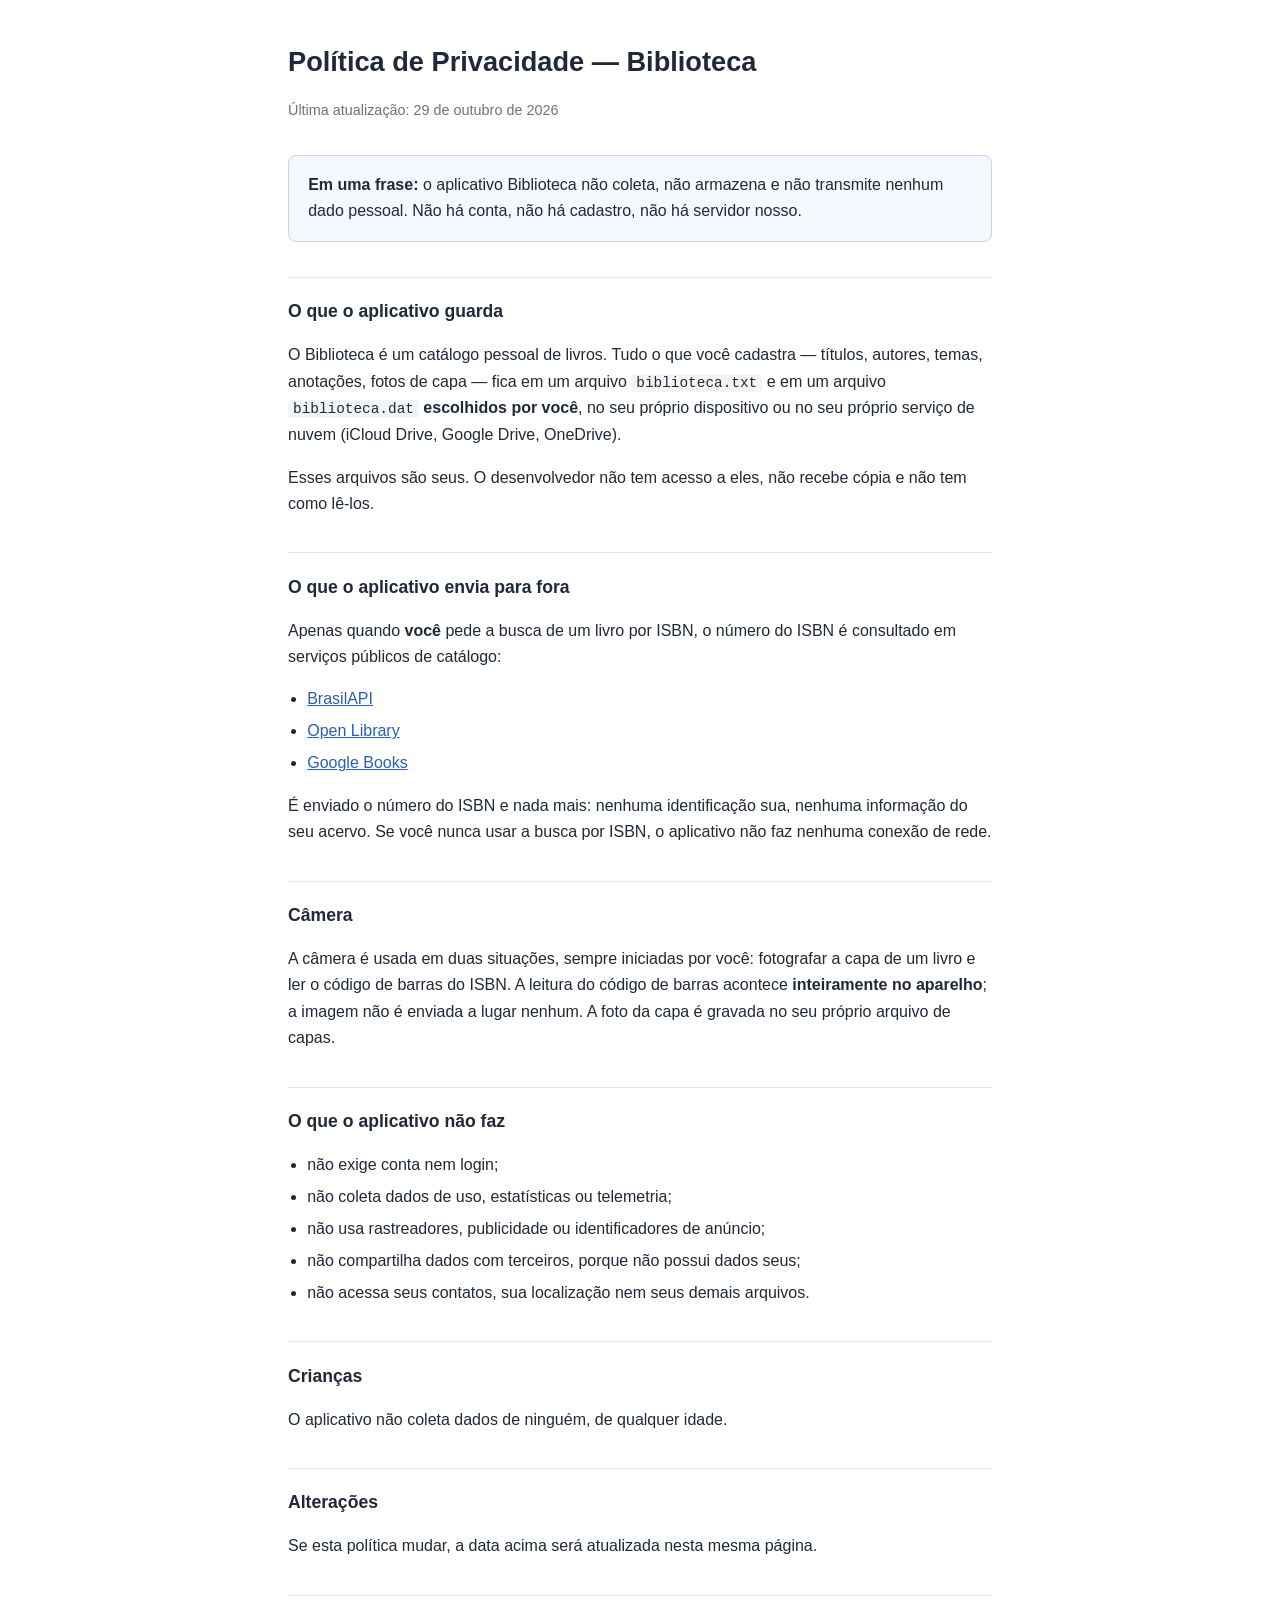
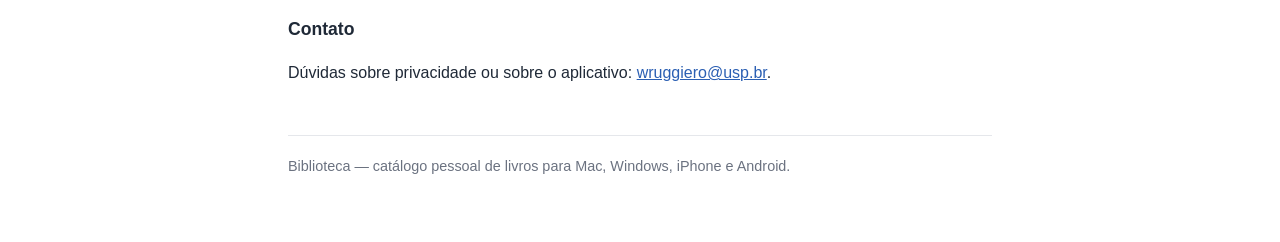
<file: docs/privacidade.html>
<!doctype html>
<html lang="pt-BR">
<head>
<meta charset="utf-8">
<meta name="viewport" content="width=device-width, initial-scale=1">
<title>Biblioteca — Política de Privacidade</title>
<style>
  :root { --tinta:#1f2937; --fraco:#6b7280; --linha:#e5e7eb; --destaque:#2b5fb3; }
  body { max-width: 44rem; margin: 0 auto; padding: 2.5rem 1.25rem 4rem;
         font: 16px/1.65 -apple-system, BlinkMacSystemFont, "Segoe UI", Roboto, sans-serif;
         color: var(--tinta); background: #fff; }
  h1 { font-size: 1.7rem; margin: 0 0 .25rem; }
  h2 { font-size: 1.1rem; margin: 2.2rem 0 .6rem; padding-top: 1.2rem;
       border-top: 1px solid var(--linha); }
  .data { color: var(--fraco); font-size: .9rem; margin-bottom: 2rem; }
  .resumo { background:#f5f8ff; border:1px solid #c8d5ea; border-radius:8px;
            padding: 1rem 1.2rem; margin: 1.5rem 0; }
  ul { padding-left: 1.2rem; }
  li { margin: .35rem 0; }
  code { background:#f3f4f6; padding:1px 5px; border-radius:4px; font-size:.9em; }
  a { color: var(--destaque); }
  footer { margin-top: 3rem; padding-top: 1.2rem; border-top: 1px solid var(--linha);
           color: var(--fraco); font-size: .9rem; }
</style>
</head>
<body>

<h1>Política de Privacidade — Biblioteca</h1>
<p class="data">Última atualização: 29 de outubro de 2026</p>

<div class="resumo">
  <strong>Em uma frase:</strong> o aplicativo Biblioteca não coleta, não
  armazena e não transmite nenhum dado pessoal. Não há conta, não há cadastro,
  não há servidor nosso.
</div>

<h2>O que o aplicativo guarda</h2>
<p>
  O Biblioteca é um catálogo pessoal de livros. Tudo o que você cadastra —
  títulos, autores, temas, anotações, fotos de capa — fica em um arquivo
  <code>biblioteca.txt</code> e em um arquivo <code>biblioteca.dat</code>
  <strong>escolhidos por você</strong>, no seu próprio dispositivo ou no seu
  próprio serviço de nuvem (iCloud Drive, Google Drive, OneDrive).
</p>
<p>
  Esses arquivos são seus. O desenvolvedor não tem acesso a eles, não recebe
  cópia e não tem como lê-los.
</p>

<h2>O que o aplicativo envia para fora</h2>
<p>
  Apenas quando <strong>você</strong> pede a busca de um livro por ISBN, o
  número do ISBN é consultado em serviços públicos de catálogo:
</p>
<ul>
  <li><a href="https://brasilapi.com.br">BrasilAPI</a></li>
  <li><a href="https://openlibrary.org">Open Library</a></li>
  <li><a href="https://books.google.com">Google Books</a></li>
</ul>
<p>
  É enviado o número do ISBN e nada mais: nenhuma identificação sua, nenhuma
  informação do seu acervo. Se você nunca usar a busca por ISBN, o aplicativo
  não faz nenhuma conexão de rede.
</p>

<h2>Câmera</h2>
<p>
  A câmera é usada em duas situações, sempre iniciadas por você: fotografar a
  capa de um livro e ler o código de barras do ISBN. A leitura do código de
  barras acontece <strong>inteiramente no aparelho</strong>; a imagem não é
  enviada a lugar nenhum. A foto da capa é gravada no seu próprio arquivo de
  capas.
</p>

<h2>O que o aplicativo não faz</h2>
<ul>
  <li>não exige conta nem login;</li>
  <li>não coleta dados de uso, estatísticas ou telemetria;</li>
  <li>não usa rastreadores, publicidade ou identificadores de anúncio;</li>
  <li>não compartilha dados com terceiros, porque não possui dados seus;</li>
  <li>não acessa seus contatos, sua localização nem seus demais arquivos.</li>
</ul>

<h2>Crianças</h2>
<p>
  O aplicativo não coleta dados de ninguém, de qualquer idade.
</p>

<h2>Alterações</h2>
<p>
  Se esta política mudar, a data acima será atualizada nesta mesma página.
</p>

<h2>Contato</h2>
<p>
  Dúvidas sobre privacidade ou sobre o aplicativo:
  <a href="mailto:wruggiero@usp.br">wruggiero@usp.br</a>.
</p>

<footer>
  Biblioteca — catálogo pessoal de livros para Mac, Windows, iPhone e Android.
</footer>

</body>
</html>
</file>
<file: docs/pagina.css>
/* Aparencia da pagina do app (docs/index.html).
   As cores, as fontes e o espacamento vem da pagina que ele ja tinha; o que
   mudou aqui foi so o conteudo. Arquivo separado de proposito: assim o
   gerador cuida do TEXTO e o desenho fica estavel entre as versoes. */

:root {
  --ground:      #F3F5F0;
  --surface:     #FFFFFF;
  --surface-alt: #EAEEE6;
  --ink:         #16241F;
  --ink-2:       #4B5B53;
  --ink-3:       #76837B;
  --rule:        #D7DCD2;
  --rule-soft:   #E5E9E0;
  --accent:      #6E5620;
  --accent-soft: #F0E8D6;
  --warn:        #8A4512;
  --warn-soft:   #F8EADE;
  --warn-rule:   #D9A97E;
  --ok:          #2F6B4F;
  --ok-soft:     #E4F0E7;
  --ok-rule:     #8FBDA1;

  --display: "Newsreader", Georgia, "Times New Roman", serif;
  --body:    "Source Sans 3", -apple-system, BlinkMacSystemFont, "Segoe UI", sans-serif;
  --mono:    "IBM Plex Mono", ui-monospace, "SF Mono", Menlo, monospace;
}

@media (prefers-color-scheme: dark) {
  :root:not([data-theme="light"]) {
    --ground:      #0F1512;
    --surface:     #161D19;
    --surface-alt: #1C241F;
    --ink:         #E6EBE3;
    --ink-2:       #A3B0A7;
    --ink-3:       #7B8880;
    --rule:        #29332C;
    --rule-soft:   #202822;
    --accent:      #D5B76F;
    --accent-soft: #241F13;
    --warn:        #E2A16A;
    --warn-soft:   #241A12;
    --warn-rule:   #6B4A2B;
    --ok:          #8FCBA6;
    --ok-soft:     #14211A;
    --ok-rule:     #39604A;
  }
}

:root[data-theme="dark"] {
  --ground:      #0F1512;
  --surface:     #161D19;
  --surface-alt: #1C241F;
  --ink:         #E6EBE3;
  --ink-2:       #A3B0A7;
  --ink-3:       #7B8880;
  --rule:        #29332C;
  --rule-soft:   #202822;
  --accent:      #D5B76F;
  --accent-soft: #241F13;
  --warn:        #E2A16A;
  --warn-soft:   #241A12;
  --warn-rule:   #6B4A2B;
  --ok:          #8FCBA6;
  --ok-soft:     #14211A;
  --ok-rule:     #39604A;
}

* { box-sizing: border-box; }

body {
  margin: 0;
  background: var(--ground);
  color: var(--ink);
  font-family: var(--body);
  font-size: 17px;
  line-height: 1.62;
  -webkit-font-smoothing: antialiased;
}

img { max-width: 100%; }

.folha {
  max-width: 43rem;
  margin: 0 auto;
  padding: 3rem 1.5rem 5rem;
}

/* ---------- abertura ---------- */

.capa { display: flex; flex-direction: column; gap: 1rem; }

.selo {
  font-family: var(--mono);
  font-size: .72rem;
  letter-spacing: .14em;
  text-transform: uppercase;
  color: var(--accent);
}

h1 {
  font-family: var(--display);
  font-weight: 600;
  font-size: clamp(2.1rem, 6vw, 3rem);
  line-height: 1.08;
  letter-spacing: -.015em;
  margin: 0;
  text-wrap: balance;
}

.subtitulo {
  font-family: var(--display);
  font-style: italic;
  font-size: clamp(1.1rem, 3vw, 1.3rem);
  line-height: 1.45;
  color: var(--ink-2);
  margin: 0;
  max-width: 34rem;
}

/* ---------- o que mudou ---------- */

.novidades {
  display: flex;
  flex-direction: column;
  gap: .9rem;
  margin: 2.5rem 0 0;
  padding: 1.5rem 1.6rem;
  background: var(--surface);
  border: 1px solid var(--rule);
  border-radius: 3px;
}

.novidades h2 {
  font-family: var(--body);
  font-size: 1.15rem;
  font-weight: 600;
  margin: 0;
}

.novidades .chamada {
  margin: -.3rem 0 .2rem;
  color: var(--ink-2);
}

.novidade { display: flex; gap: .9rem; align-items: baseline; }

.novidade b {
  font-family: var(--mono);
  font-size: .7rem;
  font-weight: 500;
  letter-spacing: .1em;
  color: var(--accent);
  flex: 0 0 1.4rem;
}

.novidade span { color: var(--ink-2); }

/* ---------- seletor de plataforma ---------- */

.escolha {
  margin: 3rem 0 0;
  padding-top: 2rem;
  border-top: 1px solid var(--rule);
}

.escolha p {
  margin: 0 0 1rem;
  font-size: .95rem;
  color: var(--ink-3);
}

.atalhos {
  display: grid;
  grid-template-columns: repeat(auto-fit, minmax(9.5rem, 1fr));
  gap: .6rem;
}

.atalho {
  display: flex;
  flex-direction: column;
  gap: .15rem;
  padding: .7rem .9rem;
  background: var(--surface);
  border: 1px solid var(--rule);
  border-radius: 3px;
  text-decoration: none;
  color: var(--ink);
  transition: border-color .15s, background .15s;
}

.atalho:hover, .atalho:focus-visible {
  border-color: var(--accent);
  background: var(--accent-soft);
}

.atalho strong { font-weight: 600; font-size: 1rem; }

.atalho small {
  font-family: var(--mono);
  font-size: .68rem;
  color: var(--ink-3);
}

/* ---------- secoes ---------- */

section.plataforma, section.manuais, section.fecho-secao {
  margin-top: 3.5rem;
  scroll-margin-top: 1.5rem;
}

h2 {
  font-family: var(--display);
  font-weight: 600;
  font-size: 1.6rem;
  letter-spacing: -.01em;
  margin: 0 0 .2rem;
  text-wrap: balance;
}

h3 {
  font-family: var(--display);
  font-weight: 600;
  font-size: 1.15rem;
  margin: 2.5rem 0 .3rem;
}

.ficha {
  font-family: var(--mono);
  font-size: .72rem;
  color: var(--ink-3);
  padding-bottom: 1.2rem;
  margin-bottom: 1.4rem;
  border-bottom: 1px solid var(--rule);
}

.ficha span + span::before {
  content: "·";
  margin: 0 .55em;
  color: var(--rule);
}

.nota { margin: 0 0 1.2rem; color: var(--ink-2); }
p.nota:last-child { margin-bottom: 0; }

/* ---------- passos ---------- */

ol.passos {
  list-style: none;
  counter-reset: passo;
  margin: 0;
  padding: 0;
  display: flex;
  flex-direction: column;
  gap: 1.1rem;
}

ol.passos > li {
  counter-increment: passo;
  display: grid;
  grid-template-columns: 1.9rem 1fr;
  gap: .9rem;
  align-items: baseline;
}

ol.passos > li::before {
  content: counter(passo);
  font-family: var(--mono);
  font-size: .8rem;
  color: var(--accent);
  text-align: right;
}

ol.passos > li > div > p { margin: 0; }
ol.passos > li > div > p + p { margin-top: .5rem; color: var(--ink-2); }

/* ---------- avisos ---------- */

.aviso {
  margin: 1.6rem 0 0 2.8rem;
  padding: 1.1rem 1.3rem;
  background: var(--warn-soft);
  border-left: 3px solid var(--warn-rule);
  border-radius: 0 3px 3px 0;
}

.aviso.solto { margin-left: 0; }

.aviso.bom {
  background: var(--ok-soft);
  border-left-color: var(--ok-rule);
}

.aviso.bom .rotulo { color: var(--ok); }

.aviso .rotulo {
  display: block;
  font-family: var(--mono);
  font-size: .68rem;
  letter-spacing: .12em;
  text-transform: uppercase;
  color: var(--warn);
  margin-bottom: .45rem;
}

.aviso p { margin: 0; }
.aviso p + p { margin-top: .6rem; }

/* ---------- download ---------- */

.baixar {
  display: flex;
  flex-wrap: wrap;
  align-items: center;
  gap: .5rem 1rem;
  margin-bottom: 1.6rem;
  padding: .95rem 1.2rem;
  background: var(--surface-alt);
  border-radius: 3px;
}

.baixar .arquivo {
  font-family: var(--mono);
  font-size: .8rem;
  color: var(--ink-2);
  word-break: break-all;
}

.baixar a {
  font-weight: 600;
  font-size: .95rem;
  color: var(--ground);
  background: var(--accent);
  padding: .45rem 1.1rem;
  border-radius: 3px;
  text-decoration: none;
}

.baixar a:hover, .baixar a:focus-visible { filter: brightness(1.12); }

/* ---------- manuais ---------- */

.lista-manuais {
  list-style: none;
  margin: 0;
  padding: 0;
  display: flex;
  flex-direction: column;
  gap: .55rem;
}

.lista-manuais li {
  padding: .7rem .9rem;
  background: var(--surface);
  border: 1px solid var(--rule);
  border-radius: 3px;
}

.lista-manuais strong { font-weight: 600; }

/* ---------- fecho ---------- */

.fecho-secao { padding-top: 2.5rem; border-top: 2px solid var(--ink); }

.fecho {
  margin: .6rem 0 1.4rem;
  font-family: var(--display);
  font-size: 1.15rem;
  line-height: 1.55;
  color: var(--ink-2);
}

.fecho strong { color: var(--ink); font-weight: 600; }

code {
  font-family: var(--mono);
  font-size: .85em;
  background: var(--surface-alt);
  padding: .12em .38em;
  border-radius: 2px;
  word-break: break-word;
}

a { color: var(--accent); }
a:focus-visible, .atalho:focus-visible {
  outline: 2px solid var(--accent);
  outline-offset: 2px;
}

@media (prefers-reduced-motion: reduce) {
  * { transition: none !important; animation: none !important; }
}

@media (max-width: 34rem) {
  body { font-size: 16px; }
  .folha { padding: 2.2rem 1.15rem 3.5rem; }
  .aviso { margin-left: 0; }
  ol.passos > li { grid-template-columns: 1.4rem 1fr; gap: .7rem; }
}
</file>
